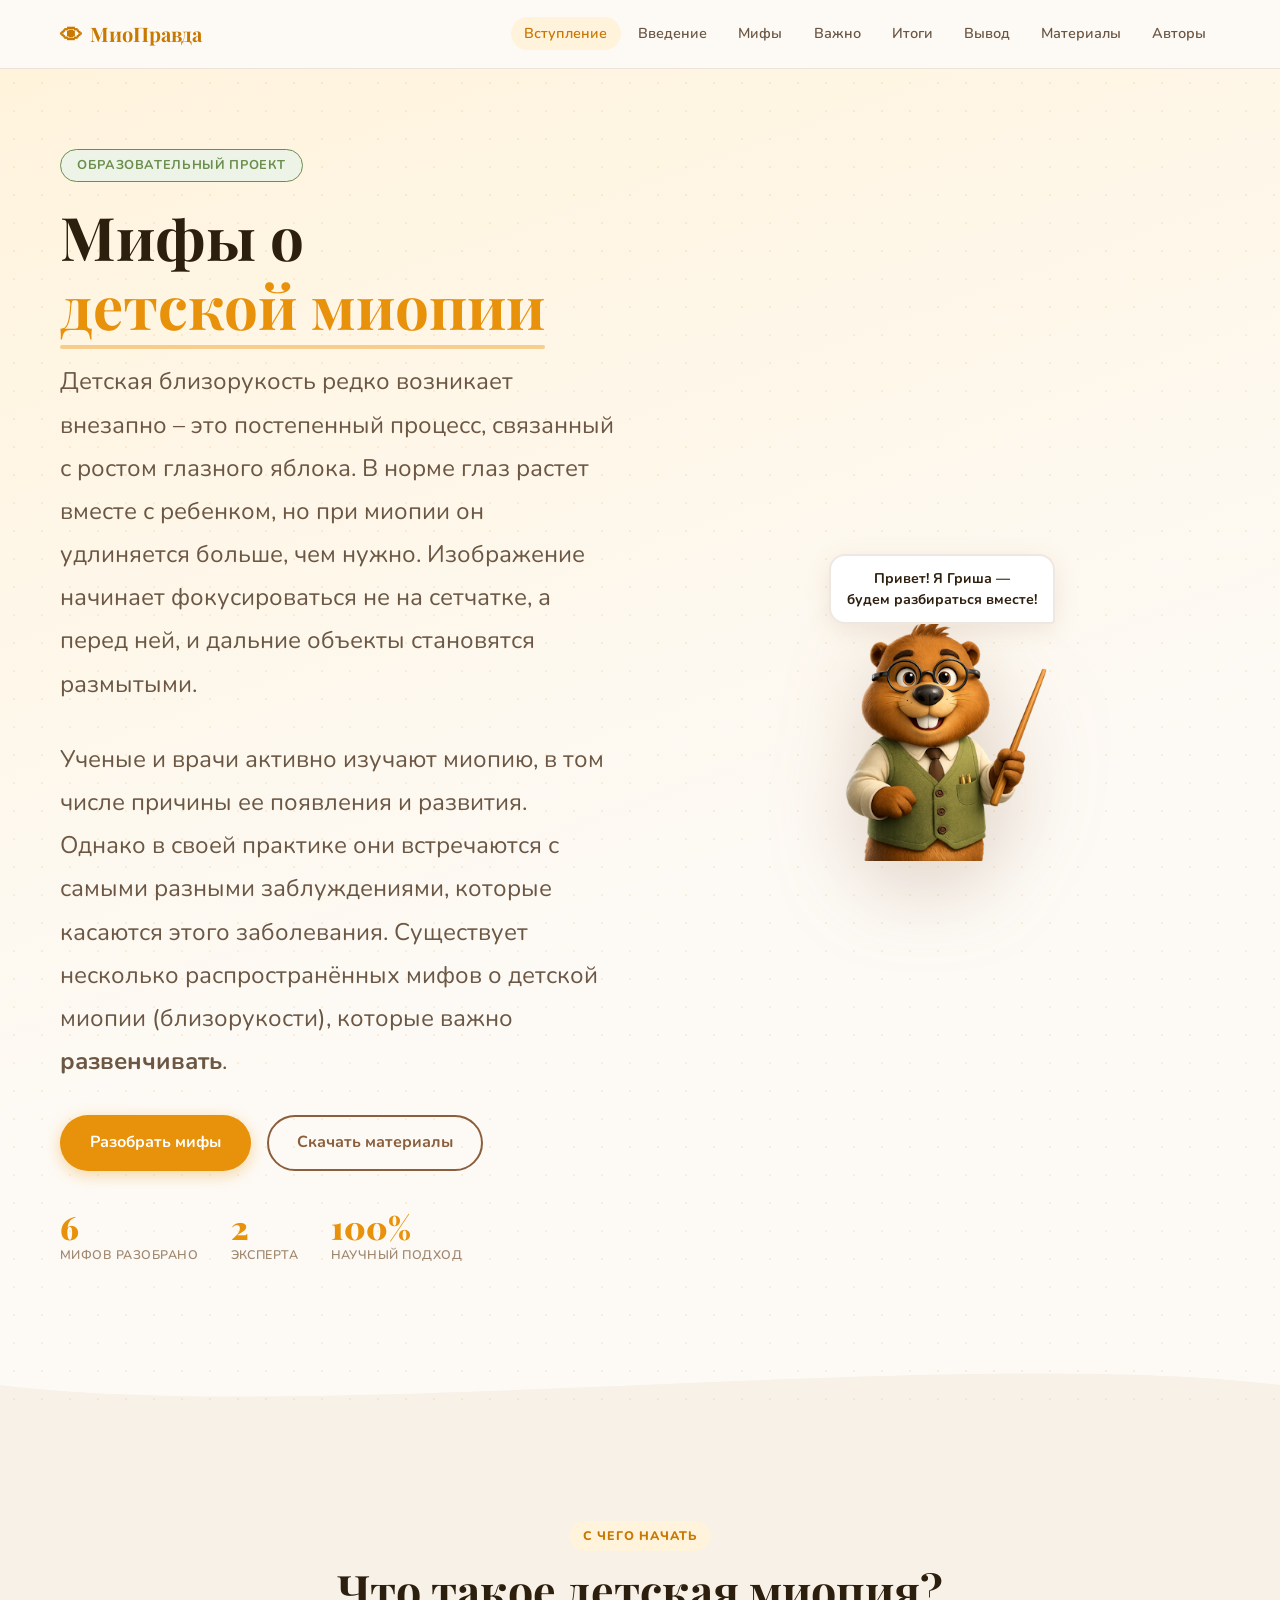
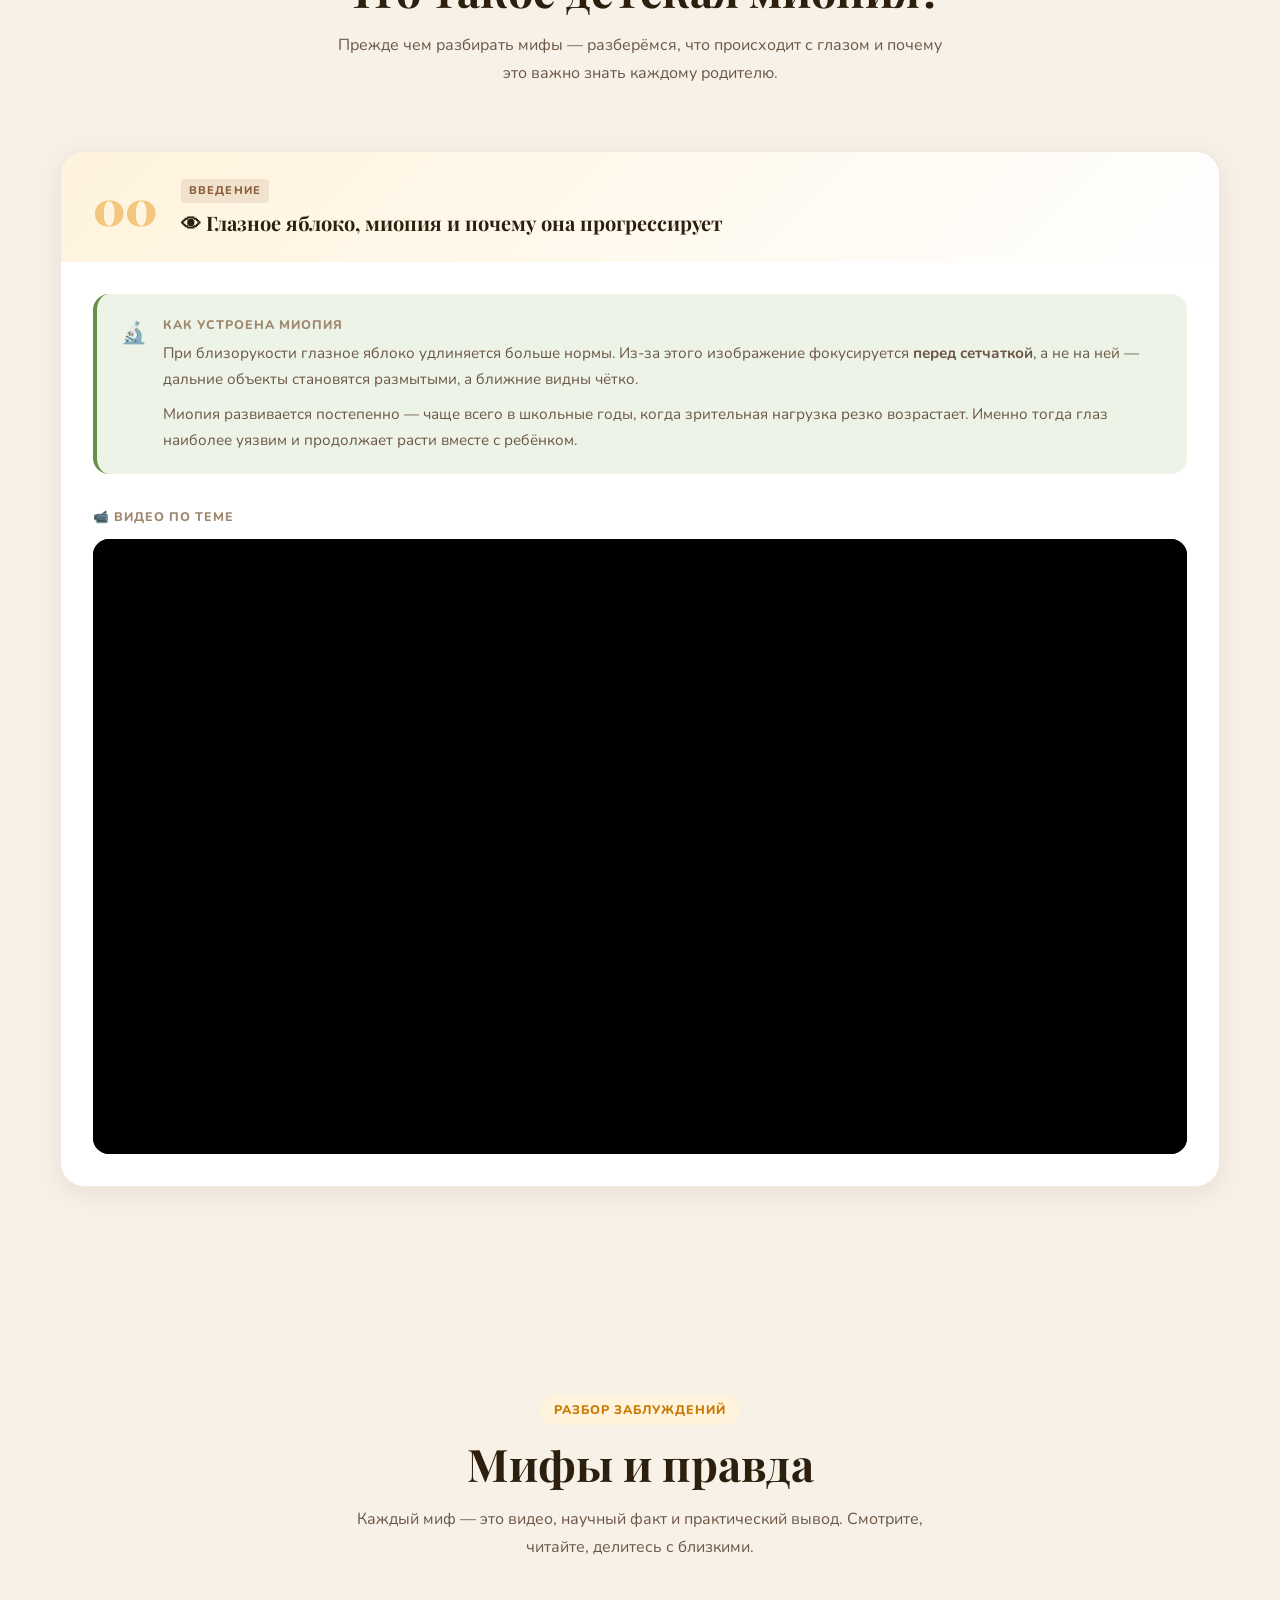
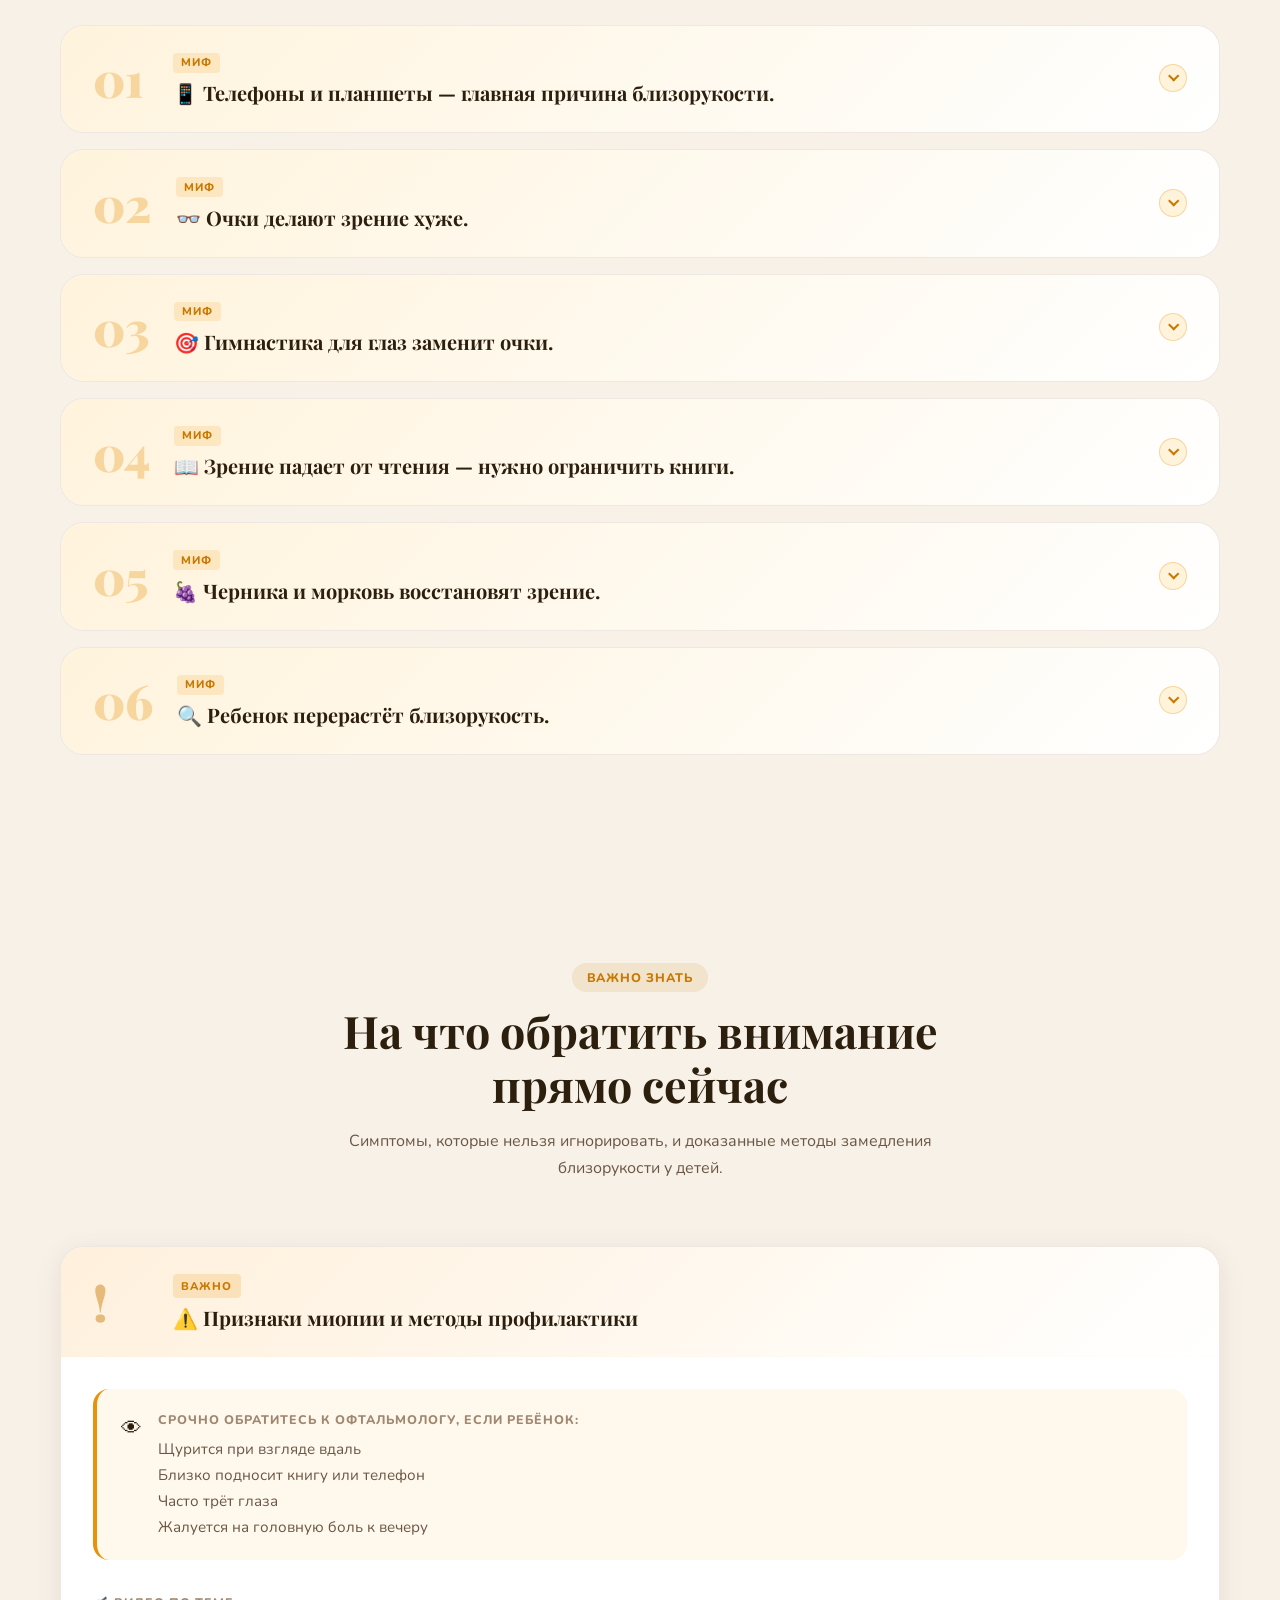
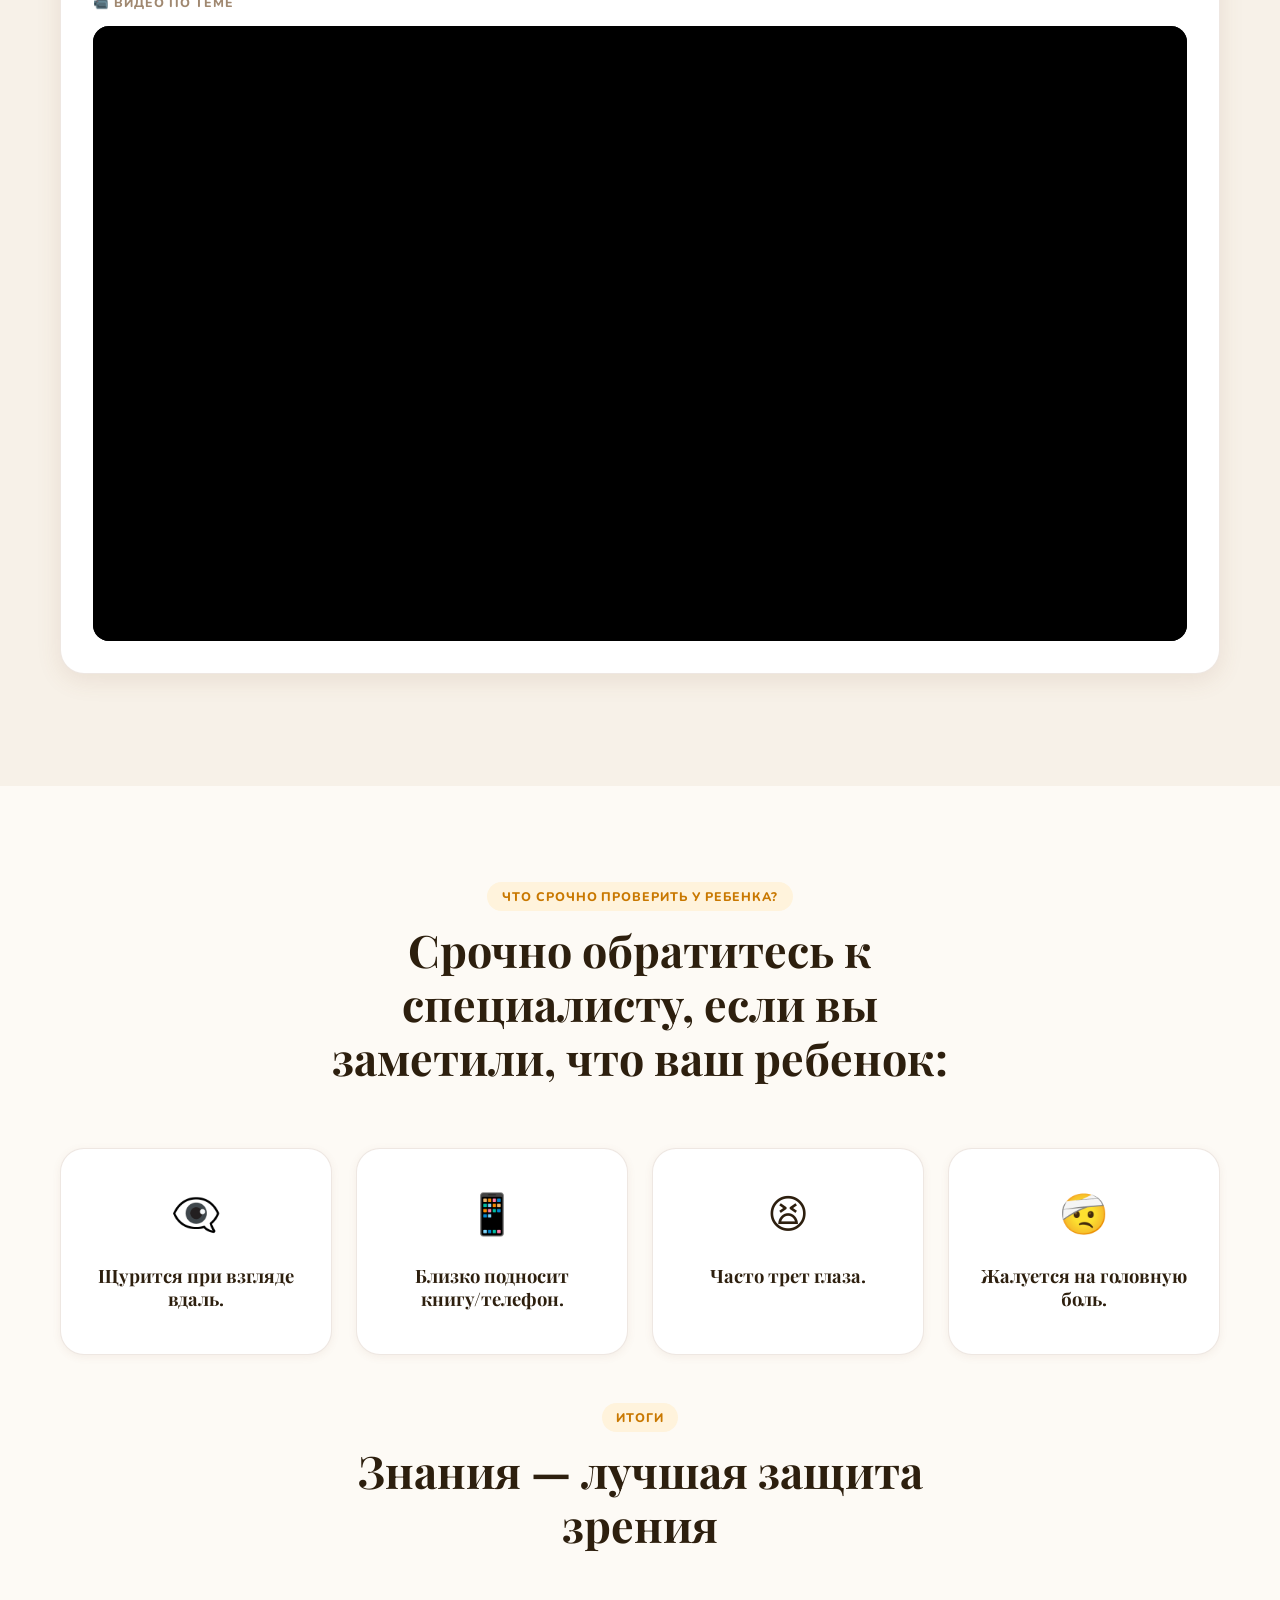
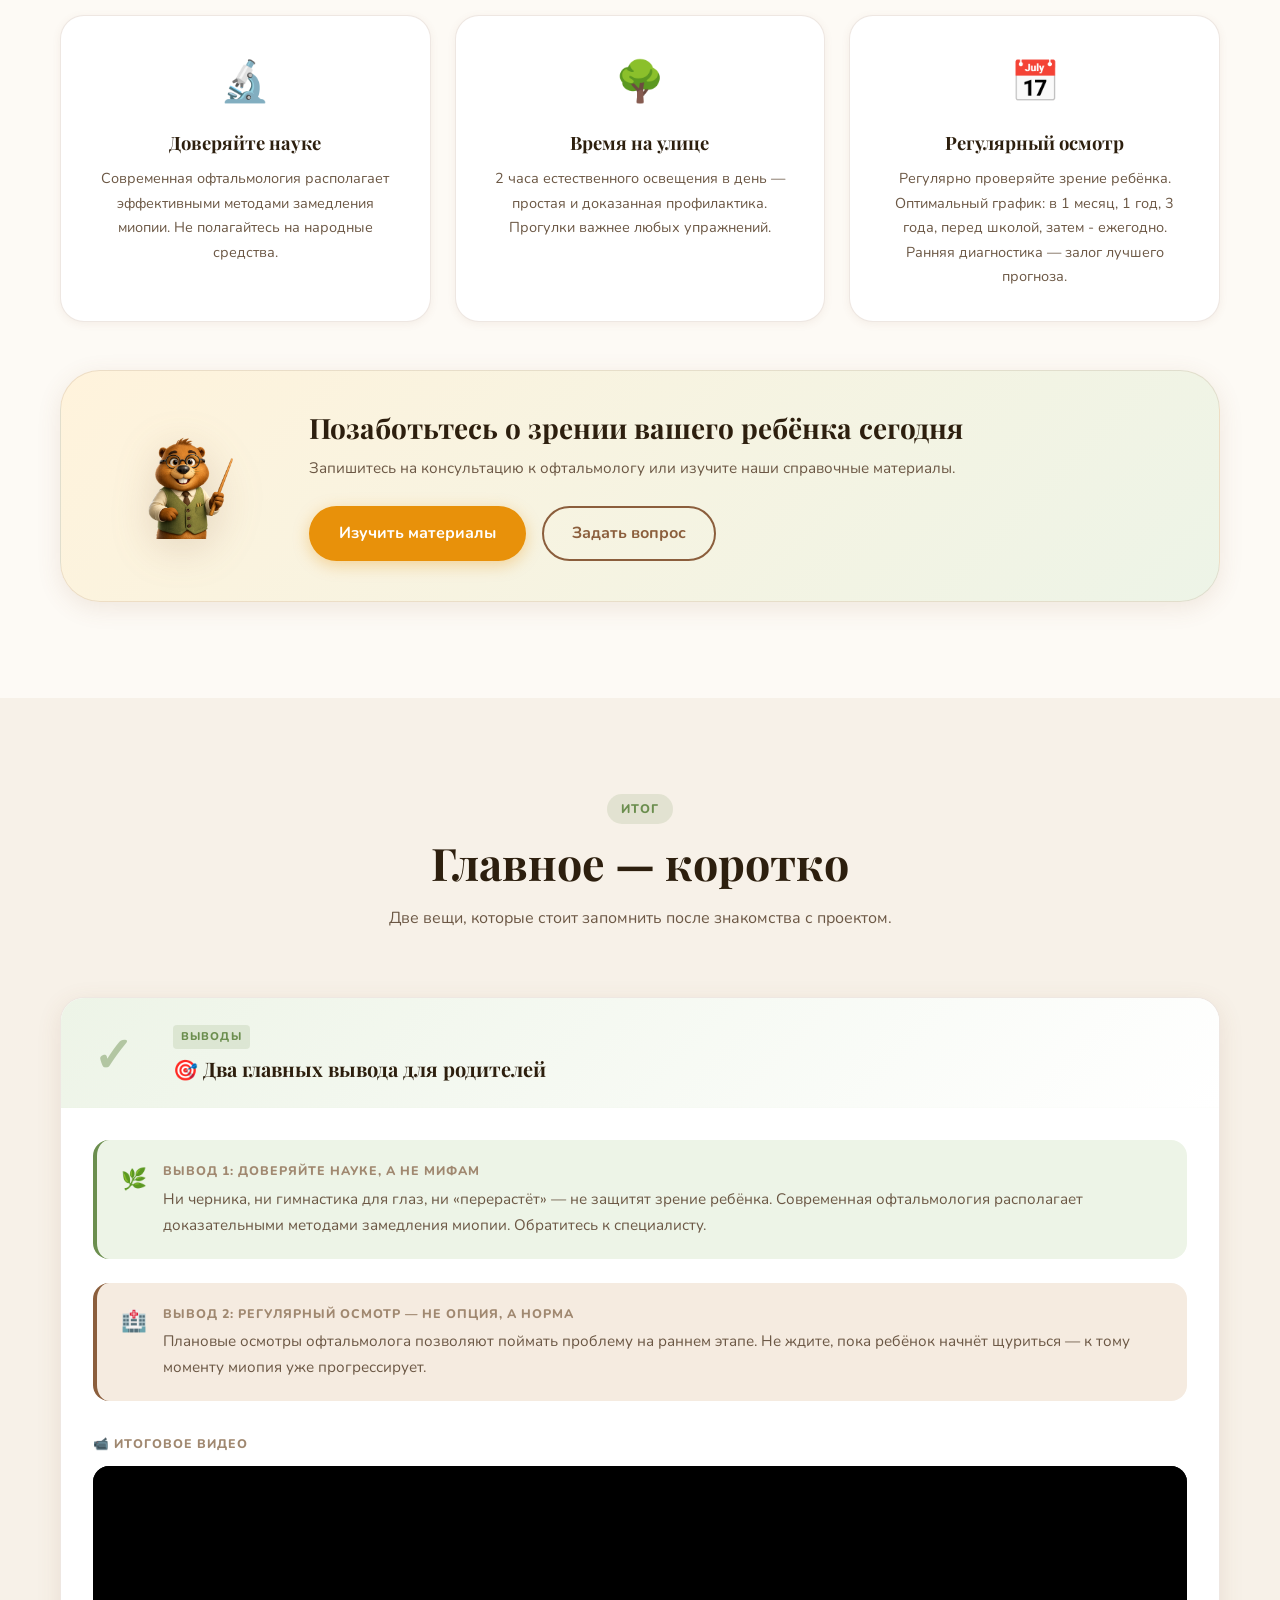
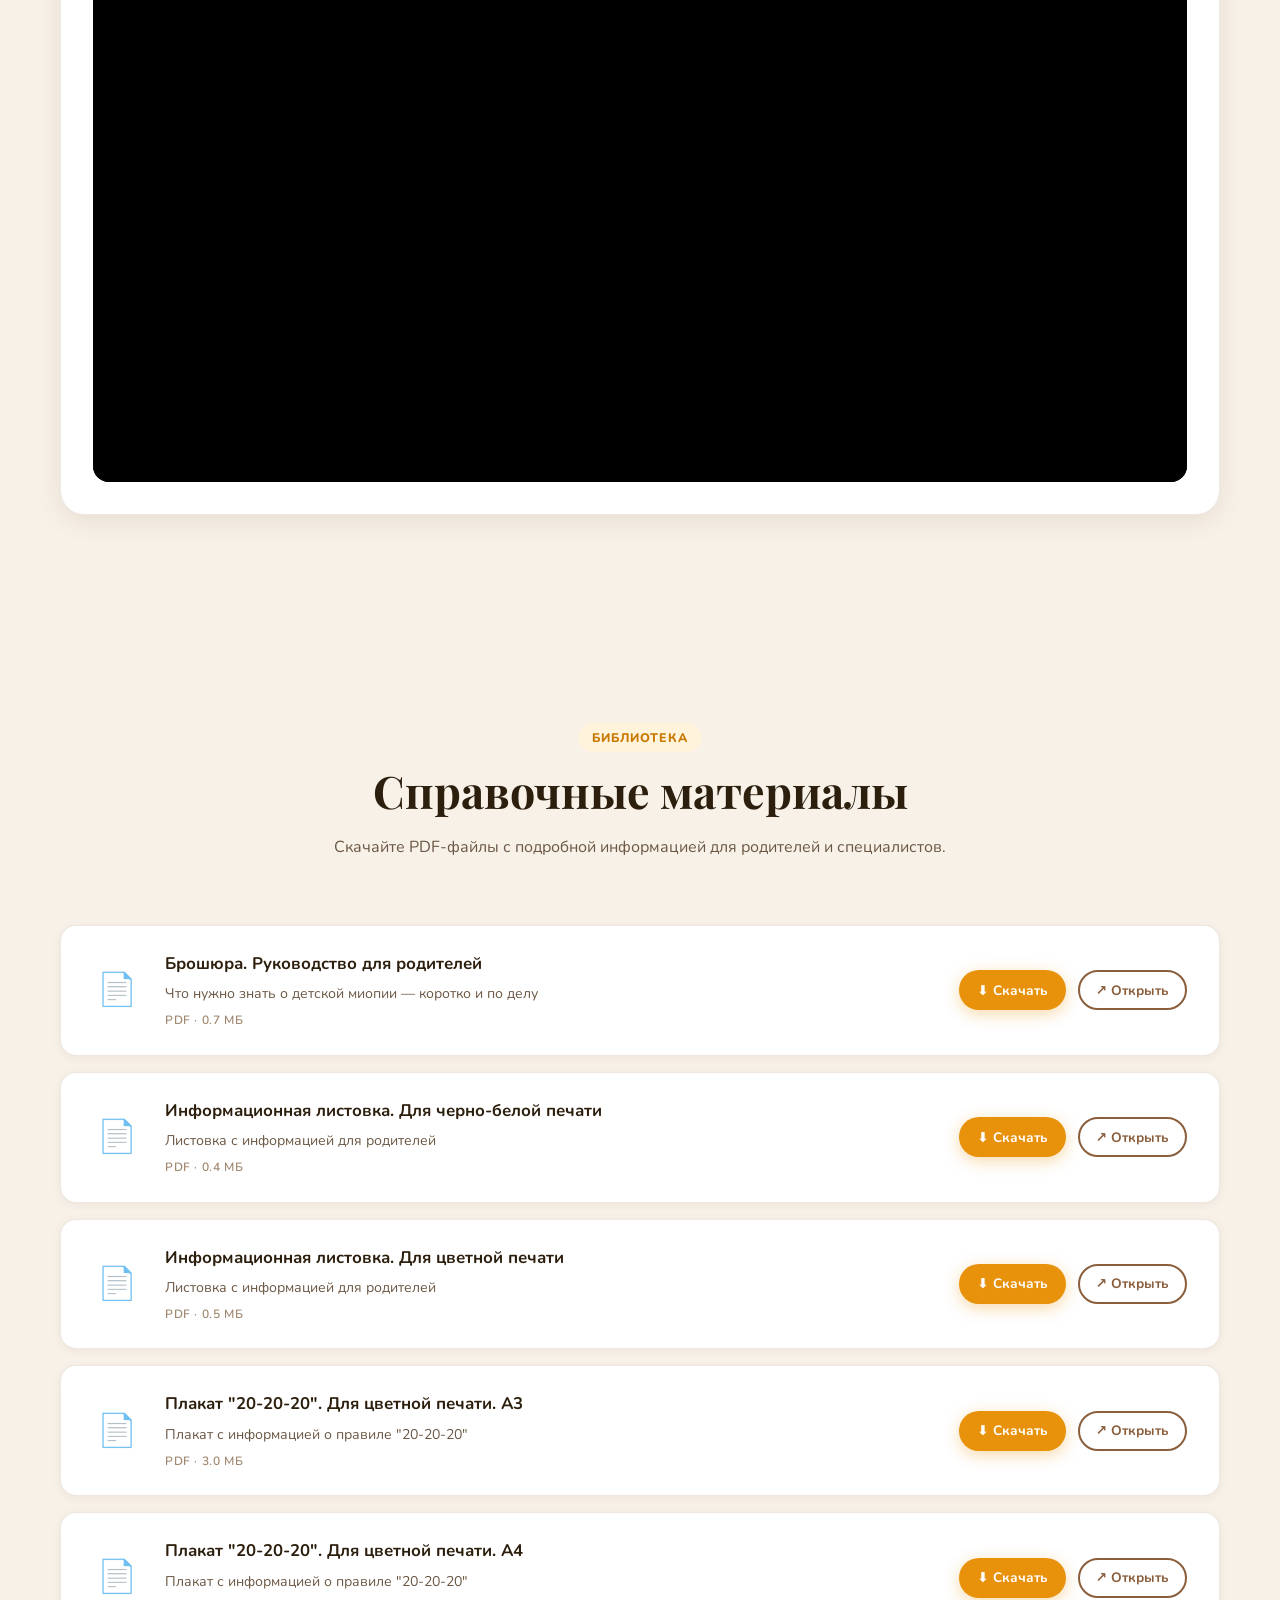
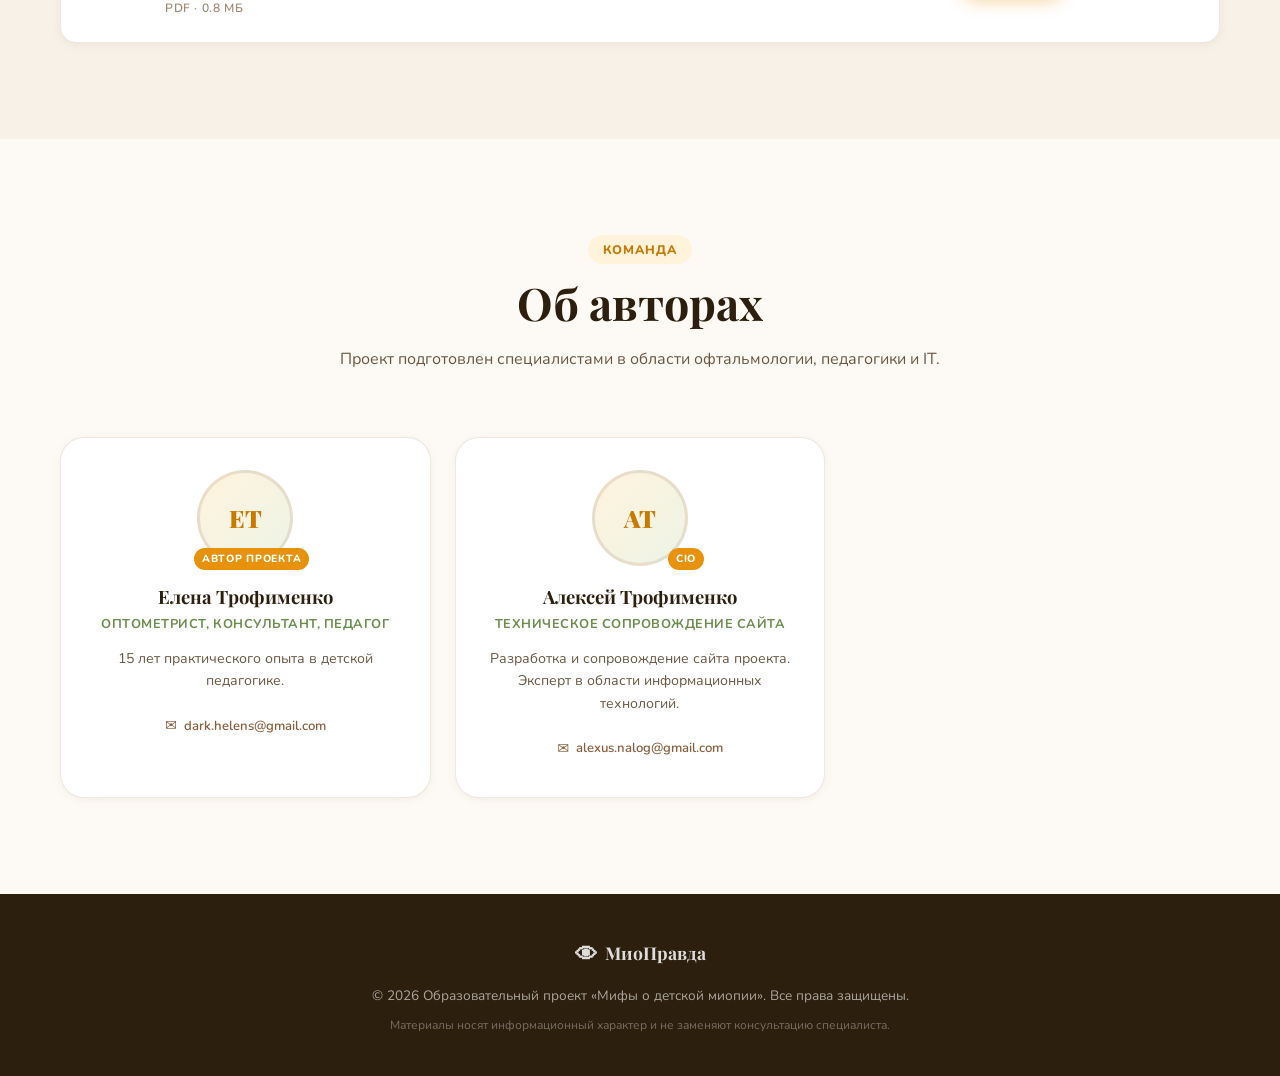
<file: index.html>
<!DOCTYPE html>
<html lang="ru">
<head>
  <meta charset="UTF-8" />
  <meta name="viewport" content="width=device-width, initial-scale=1.0" />
  <title>Мифы о детской миопии — разбираем вместе</title>
  <meta name="description" content="Образовательный проект о мифах детской близорукости. Научные факты, разбор заблуждений, рекомендации специалистов." />
  <link rel="preconnect" href="https://fonts.googleapis.com" />
  <link rel="preconnect" href="https://fonts.gstatic.com" crossorigin />
  <!-- TODO: при желании замените шрифт — подобраны специально под тёплый образовательный стиль -->
  <link href="https://fonts.googleapis.com/css2?family=Nunito:wght@400;600;700;800;900&family=Playfair+Display:wght@700;900&display=swap" rel="stylesheet" />
  <link rel="stylesheet" href="styles.css" />
	<link rel="icon" type="image/png" href="/favicon-96x96.png" sizes="96x96" />
<link rel="icon" type="image/svg+xml" href="/favicon.svg" />
<link rel="shortcut icon" href="/favicon.ico" />
<link rel="apple-touch-icon" sizes="180x180" href="/apple-touch-icon.png" />
<meta name="apple-mobile-web-app-title" content="МИОПРАВДА" />
<link rel="manifest" href="/site.webmanifest" />
	<!-- Yandex.Metrika counter -->
<script type="text/javascript">
    (function(m,e,t,r,i,k,a){
        m[i]=m[i]||function(){(m[i].a=m[i].a||[]).push(arguments)};
        m[i].l=1*new Date();
        for (var j = 0; j < document.scripts.length; j++) {if (document.scripts[j].src === r) { return; }}
        k=e.createElement(t),a=e.getElementsByTagName(t)[0],k.async=1,k.src=r,a.parentNode.insertBefore(k,a)
    })(window, document,'script','https://mc.yandex.ru/metrika/tag.js?id=109114199', 'ym');

    ym(109114199, 'init', {ssr:true, webvisor:true, clickmap:true, ecommerce:"dataLayer", referrer: document.referrer, url: location.href, accurateTrackBounce:true, trackLinks:true});
</script>
<noscript><div><img src="https://mc.yandex.ru/watch/109114199" style="position:absolute; left:-9999px;" alt="" /></div></noscript>
<!-- /Yandex.Metrika counter -->
</head>
<body>

  <!-- ========== НАВИГАЦИЯ ========== -->
  <header class="site-header" id="site-header">
    <nav class="nav container">
      <a href="#hero" class="nav-logo">
        <!-- TODO: замените текст логотипа -->
        <span class="logo-eye">👁</span>
        <span>МиоПравда</span>
      </a>
      <button class="burger" id="burger" aria-label="Открыть меню">
        <span></span><span></span><span></span>
      </button>
      <ul class="nav-links" id="nav-links">
        <li><a href="#hero" class="nav-link">Вступление</a></li>
		<li><a href="#intro" class="nav-link">Введение</a></li>
        <li><a href="#myths" class="nav-link">Мифы</a></li>
		<li><a href="#important" class="nav-link">Важно</a></li>
        <li><a href="#conclusion" class="nav-link">Итоги</a></li>
		<li><a href="#takeaway" class="nav-link">Вывод</a></li>
        <li><a href="#materials" class="nav-link">Материалы</a></li>
        <li><a href="#authors" class="nav-link">Авторы</a></li>
      </ul>
    </nav>
  </header>

  <main>

    <!-- ========== HERO ========== -->
    <section class="hero" id="hero">
      <div class="hero-bg-dots"></div>
      <div class="container hero-inner">
        <div class="hero-content reveal">
          <!-- TODO: замените заголовок -->
          <div class="hero-badge">Образовательный проект</div>
          <h1 class="hero-title">
            Мифы о<br />
            <span class="hero-title-accent">детской миопии</span>
          </h1>
          <!-- TODO: замените подзаголовок -->
          <p class="hero-sub">
		  Детская близорукость редко возникает внезапно – это постепенный процесс, связанный с ростом глазного яблока. В норме глаз растет вместе с ребенком, но при миопии он удлиняется больше, чем нужно. Изображение начинает фокусироваться не на сетчатке, а перед ней, и дальние объекты становятся размытыми.
		  </p>
		  <p class="hero-sub">
		  Ученые и врачи активно изучают миопию, в том числе причины ее появления и развития. Однако в своей практике  они встречаются с самыми разными заблуждениями, которые касаются этого заболевания. Существует несколько распространённых мифов о детской миопии (близорукости), которые важно <strong>развенчивать</strong>.
          </p>
          <div class="hero-actions">
            <a href="#myths" class="btn btn-primary">Разобрать мифы</a>
            <a href="#materials" class="btn btn-ghost">Скачать материалы</a>
          </div>
          <!-- TODO: замените статистику -->
          <div class="hero-stats">
            <div class="stat">
              <span class="stat-num">6</span>
              <span class="stat-label">мифов разобрано</span>
            </div>
            <div class="stat">
              <span class="stat-num">2</span>
              <span class="stat-label">эксперта</span>
            </div>
            <div class="stat">
              <span class="stat-num">100%</span>
              <span class="stat-label">научный подход</span>
            </div>
          </div>
        </div>

        <!-- TODO: замените src на путь к изображению маскота -->
        <!-- Маскот — правая часть hero -->
        <div class="hero-mascot reveal reveal-delay-1">
          <div class="mascot-bubble">
            Привет! Я Гриша — <br />будем разбираться вместе!
          </div>
          <img
            src="mascot.png"
            alt="Маскот проекта — учёный бобёр Гриша"
            class="mascot-img"
            id="mascot-hero"
          />
          <!-- TODO: если маскот на чёрном фоне — используйте mix-blend-mode или PNG с прозрачностью -->
        </div>
      </div>

      <!-- Декоративная волна -->
      <div class="hero-wave">
        <svg viewBox="0 0 1440 80" preserveAspectRatio="none" xmlns="http://www.w3.org/2000/svg">
          <path d="M0,40 C360,80 1080,0 1440,40 L1440,80 L0,80 Z" fill="var(--bg-section)" />
        </svg>
      </div>
    </section>
	
	<section class="myths-section" id="intro" style="background: var(--bg-section);">
  <div class="container">

    <div class="section-header reveal">
      <span class="section-tag">С чего начать</span>
      <h2 class="section-title">Что такое детская миопия?</h2>
      <p class="section-desc">
        Прежде чем разбирать мифы — разберёмся, что происходит с глазом
        и почему это важно знать каждому родителю.
      </p>
    </div>

    <!-- Карточка в стиле myth-card, но без аккордеона — всегда открыта -->
    <article class="myth-card reveal" style="box-shadow: var(--shadow-md);">

      <!-- Шапка (нет кнопки — просто div) -->
      <div class="myth-card-header" style="cursor: default; pointer-events: none; border-radius: calc(var(--radius-lg) - 1px) calc(var(--radius-lg) - 1px) 0 0;">
        <div class="myth-number" style="opacity: 0.45;">00</div>
        <div class="myth-label-wrap">
          <span class="myth-label" style="background: rgba(139,94,60,0.12); color: var(--color-accent);">ВВЕДЕНИЕ</span>
          <h3 class="myth-title">👁 Глазное яблоко, миопия и почему она прогрессирует</h3>
        </div>
      </div>

      <!-- Тело — всегда раскрыто (нет аккордеон-логики) -->
      <div class="myth-body-inner" style="
        padding: 2rem;
        display: flex;
        flex-direction: column;
        gap: 1.5rem;
        border-radius: 0 0 calc(var(--radius-lg) - 1px) calc(var(--radius-lg) - 1px);
      ">

        <!-- Факт-блок: механизм миопии -->
        <div class="myth-fact">
          <div class="fact-icon">🔬</div>
          <div>
            <strong class="fact-title">Как устроена миопия</strong>
            <p>
              При близорукости глазное яблоко удлиняется больше нормы.
              Из-за этого изображение фокусируется <strong>перед сетчаткой</strong>, а не на ней —
              дальние объекты становятся размытыми, а ближние видны чётко.
            </p>
            <p style="margin-top: 0.6rem;">
              Миопия развивается постепенно — чаще всего в школьные годы,
              когда зрительная нагрузка резко возрастает. Именно тогда глаз
              наиболее уязвим и продолжает расти вместе с ребёнком.
            </p>
          </div>
        </div>

        <!-- Блок: почему важно -->
        <!-- <div class="myth-conclusion">
          <div class="fact-icon">📌</div>
          <div>
            <strong class="fact-title">Почему нельзя ждать?</strong>
            <p>
              Без коррекции и профилактики миопия прогрессирует.
              Быстрое ухудшение (−0,5–1,0 дптр в год) повышает риск серьёзных
              осложнений: отслойки сетчатки, глаукомы, катаракты.
              <strong>Ранняя диагностика — лучший прогноз.</strong>
            </p>
            <p style="margin-top: 0.6rem;">
              Регулярный осмотр офтальмолога: в 1 месяц, 1 год, 3 года,
              перед школой — и затем ежегодно.
            </p>
          </div> 
        </div>-->

        <!-- Видео -->
        <div class="video-wrap">
          <div class="video-label">📹 Видео по теме</div>
          <div class="video-responsive">
            <iframe src="https://vk.com/video_ext.php?oid=8716947&id=456239031&hash=75efa38bfc1db49f" width="640" height="360" frameborder="0" allowfullscreen="1" style="background-color: #000" allow="autoplay; encrypted-media; fullscreen; picture-in-picture"></iframe>
          </div>
        </div>

      </div><!-- /.myth-body-inner -->
    </article>

  </div>
</section>
	

    <!-- ========== МИФЫ ========== -->
    <section class="myths-section" id="myths">
      <div class="container">
        <div class="section-header reveal">
          <span class="section-tag">Разбор заблуждений</span>
          <h2 class="section-title">Мифы и правда</h2>
          <p class="section-desc">
            <!-- TODO: замените описание раздела -->
            Каждый миф — это видео, научный факт и практический вывод.
            Смотрите, читайте, делитесь с близкими.
          </p>
        </div>

        <!-- ===== КОМПОНЕНТ МИФА (переиспользуемый) ===== -->
        <!-- Копируйте блок .myth-card для добавления нового мифа -->

        <!-- МИФ 1 -->
        <article class="myth-card reveal" data-myth="1">
          <button class="myth-card-header" aria-expanded="false" aria-controls="myth-body-1">
            <div class="myth-number">01</div>
            <div class="myth-label-wrap">
              <span class="myth-label myth-label--myth">МИФ</span>
              <!-- TODO: замените текст мифа -->
              <h3 class="myth-title">📱 Телефоны и планшеты — главная причина близорукости.</h3>
            </div>
          
            <div class="myth-chevron" aria-hidden="true"></div>
          </button>

          <div class="myth-body" id="myth-body-1">
            <div class="myth-body-inner">
            <div class="myth-fact">
              <div class="fact-icon">✅</div>
              <div>
                <strong class="fact-title">Правда</strong>
                <!-- TODO: замените научный факт -->
                <p>Гаджеты не вызывают близорукость напрямую, но длительная фокусировка на близком расстоянии усиливает прогрессирование миопии.</p>
				<p>Недостаток дневного света повышает риски развития миопии (<strong>дети должны проводить на улице 2+ часа в день</strong>).</p>
              </div>
            </div>

            <div class="myth-conclusion">
              <div class="fact-icon">📌</div>
              <div>
                <strong class="fact-title">Совет</strong>
                <!-- TODO: замените вывод -->
                <p>Используйте правило <strong>«20-20-20»</strong> — каждые 20 минут смотреть на объект в 20 шагах 20 секунд.</p>
				<p>Настройте ночной режим на мобильных устройствах.</p>
				<p>Расстояние до экрана должно составлять не менее 40 см.</p>
              </div>
            </div>

            <!-- TODO: вставьте embed-код Rutube для видео 1 -->
            <div class="video-wrap">
              <div class="video-label">📹 Видео по теме</div>
              <div class="video-responsive">
                <iframe src="https://vk.com/video_ext.php?oid=8716947&id=456239030&hash=ef41f33519217520" width="640" height="360" frameborder="0" allowfullscreen="1" style="background-color: #000" allow="autoplay; encrypted-media; fullscreen; picture-in-picture"></iframe>
               <!--  <div class="video-placeholder">
                  <div class="video-placeholder-inner">
                    <div class="play-btn">▶</div>
                    <p>Вставьте embed-код Rutube</p>
                    <code>&lt;iframe src="https://rutube.ru/play/embed/ВАШИ_ID"<br/>frameborder="0" allowfullscreen&gt;&lt;/iframe&gt;</code>
                  </div>
                </div> -->
              </div>
            </div>
          </div>
          </div>
		</article>
        <!-- МИФ 2 -->
        <article class="myth-card reveal" data-myth="2">
          <button class="myth-card-header" aria-expanded="false" aria-controls="myth-body-2">
            <div class="myth-number">02</div>
            <div class="myth-label-wrap">
              <span class="myth-label myth-label--myth">МИФ</span>
              <!-- TODO: замените текст мифа -->
              <h3 class="myth-title">👓 Очки делают зрение хуже.</h3>
            </div>
          
            <div class="myth-chevron" aria-hidden="true"></div>
          </button>

          <div class="myth-body" id="myth-body-2">
            <div class="myth-body-inner">
            <div class="myth-fact">
              <div class="fact-icon">✅</div>
              <div>
                <strong class="fact-title">Правда</strong>
                <!-- TODO: замените научный факт -->
                <p>Если очки подобраны правильно, они не ухудшают зрение.</p>
				<p>Отказ от очков при близорукости приводит к ещё большей нагрузке и прогрессированию.</p>
              </div>
            </div>
			
			<div class="myth-conclusion">
              <div class="fact-icon">❗</div>
              <div>
                <strong class="fact-title">Когда очки действительно могут навредить?</strong>
                <!-- TODO: замените вывод -->
                <p>Если они не соответствуют реальным диоптриям.</p>
				<p>Если ребенок носит их непостоянно (при высокой миопии).</p>
              </div>
            </div>

            <div class="myth-conclusion">
              <div class="fact-icon">📌</div>
              <div>
                <strong class="fact-title">Вывод</strong>
                <!-- TODO: замените вывод -->
                <p>Не давайте ребёнку «отдыхать» от очков в надежде на улучшение. Носить очки по назначению врача — значит заботиться о зрении.</p>
              </div>
            </div>

            <!-- TODO: вставьте embed-код Rutube для видео 2 -->
            <div class="video-wrap">
              <div class="video-label">📹 Видео по теме</div>
              <div class="video-responsive">
                <iframe src="https://vk.com/video_ext.php?oid=8716947&id=456239028&hash=2d977caaf0a1dad9" width="640" height="360" frameborder="0" allowfullscreen="1" style="background-color: #000" allow="autoplay; encrypted-media; fullscreen; picture-in-picture"></iframe>
              </div>
            </div>
          </div>
          </div>
		</article>
        <!-- МИФ 3 -->
        <article class="myth-card reveal" data-myth="3">
          <button class="myth-card-header" aria-expanded="false" aria-controls="myth-body-3">
            <div class="myth-number">03</div>
            <div class="myth-label-wrap">
              <span class="myth-label myth-label--myth">МИФ</span>
              <!-- TODO: замените текст мифа -->
              <h3 class="myth-title">🎯 Гимнастика для глаз заменит очки.</h3>
            </div>
          
            <div class="myth-chevron" aria-hidden="true"></div>
          </button>

          <div class="myth-body" id="myth-body-3">
            <div class="myth-body-inner">
            <div class="myth-fact">
              <div class="fact-icon">✅</div>
              <div>
                <strong class="fact-title">Правда</strong>
                <!-- TODO: замените научный факт -->
                <p>Гимнастика для глаз очень полезна, так как она снимает напряжение, которое возникает при работе за монитором на близком расстоянии.</p>
              </div>
            </div>

            <div class="myth-conclusion">
              <div class="fact-icon">📌</div>
              <div>
                <strong class="fact-title">Вывод</strong>
                <!-- TODO: замените вывод -->
                <p>Упражнения <strong>снимают усталость</strong>, но <strong>не изменяют</strong> форму глазного яблока (главная причина близорукости).</p>
              </div>
            </div>

            <!-- TODO: вставьте embed-код Rutube для видео 3 -->
            <div class="video-wrap">
              <div class="video-label">📹 Видео по теме</div>
              <div class="video-responsive">
                <iframe src="https://vk.com/video_ext.php?oid=8716947&id=456239025&hash=0e18e2df4f6ec3b2" width="640" height="360" frameborder="0" allowfullscreen="1" style="background-color: #000" allow="autoplay; encrypted-media; fullscreen; picture-in-picture"></iframe>
              </div>
            </div>
          </div>
          </div>
		</article>
        <!-- МИФ 4 -->
        <article class="myth-card reveal" data-myth="4">
          <button class="myth-card-header" aria-expanded="false" aria-controls="myth-body-4">
            <div class="myth-number">04</div>
            <div class="myth-label-wrap">
              <span class="myth-label myth-label--myth">МИФ</span>
              <!-- TODO: замените текст мифа -->
              <h3 class="myth-title">📖 Зрение падает от чтения — нужно ограничить книги.</h3>
            </div>
          
            <div class="myth-chevron" aria-hidden="true"></div>
          </button>

          <div class="myth-body" id="myth-body-4">
            <div class="myth-body-inner">
            <div class="myth-fact">
              <div class="fact-icon">✅</div>
              <div>
                <strong class="fact-title">Правда</strong>
                <!-- TODO: замените научный факт -->
                <p>Чтение само по себе не является доказанной причиной близорукости. Важна не сама зрительная нагрузка, а её условия: расстояние до книги (не менее 35 см), освещённость, длительность без перерывов.</p>
              </div>
            </div>

            <div class="myth-conclusion">
              <div class="fact-icon">📌</div>
              <div>
                <strong class="fact-title">Вывод</strong>
                <!-- TODO: замените вывод -->
                <p>Здесь действуют те же правила, что и с гаджетами: правило «20-20-20», читать книгу или учебник на правильном расстоянии, правильно организовать рабочее место ребёнка (если ребёнок – правша, то свет должен падать с левой стороны, и наоборот), обязательно прогулки на свежем воздухе не менее 2 часов в день.</p>
              </div>
            </div>

            <!-- TODO: вставьте embed-код Rutube для видео 4 -->
            <div class="video-wrap">
              <div class="video-label">📹 Видео по теме</div>
              <div class="video-responsive">
                <iframe src="https://vk.com/video_ext.php?oid=8716947&id=456239029&hash=c72ed0bf650b5858" width="640" height="360" frameborder="0" allowfullscreen="1" style="background-color: #000" allow="autoplay; encrypted-media; fullscreen; picture-in-picture"></iframe>
              </div>
            </div>
          </div>
          </div>
		</article>
        <!-- МИФ 5 -->
        <article class="myth-card reveal" data-myth="5">
          <button class="myth-card-header" aria-expanded="false" aria-controls="myth-body-5">
            <div class="myth-number">05</div>
            <div class="myth-label-wrap">
              <span class="myth-label myth-label--myth">МИФ</span>
              <!-- TODO: замените текст мифа -->
              <h3 class="myth-title">🍇 Черника и морковь восстановят зрение.</h3>
            </div>
          
            <div class="myth-chevron" aria-hidden="true"></div>
          </button>

          <div class="myth-body" id="myth-body-5">
            <div class="myth-body-inner">
            <div class="myth-fact">
              <div class="fact-icon">✅</div>
              <div>
                <strong class="fact-title">Правда</strong>
                <!-- TODO: замените научный факт -->
                <p>Витамины <strong>поддерживают</strong> здоровье глаз, но <strong>не лечат</strong> близорукость, астигматизм или косоглазие.</p>
				<p>Чтобы получить эффект, нужно съедать <strong>3+ стакана черники ежедневно</strong> (что нереально).</p>
              </div>
            </div>

            <div class="myth-conclusion">
              <div class="fact-icon">📌</div>
              <div>
                <strong class="fact-title">Что действительно важно в питании?</strong>
                <!-- TODO: замените вывод -->
                <p><strong>Омега-3</strong> (рыба, орехи) — для сетчатки.</p>
				<p><strong>Лютеин</strong> (шпинат, яйца) — способствует улучшению обменных процессов в глазу.</p>
				<p>Существенная нехватка этого пигмента может привести к нарушению функционирования светочувствительных клеток сетчатки, что может вызвать снижение чёткости зрения и ухудшение способности видеть в условиях недостаточного освещения.</p>
              </div>
            </div>

            <!-- TODO: вставьте embed-код Rutube для видео 5 -->
            <div class="video-wrap">
              <div class="video-label">📹 Видео по теме</div>
              <div class="video-responsive">
                <iframe src="https://vk.com/video_ext.php?oid=8716947&id=456239026&hash=64e67ca3826fb771" width="640" height="360" frameborder="0" allowfullscreen="1" style="background-color: #000" allow="autoplay; encrypted-media; fullscreen; picture-in-picture"></iframe>
              </div>
            </div>
          </div>
          </div>
		</article>
		
		        <!-- МИФ 6 -->
        <article class="myth-card reveal" data-myth="6">
          <button class="myth-card-header" aria-expanded="false" aria-controls="myth-body-6">
            <div class="myth-number">06</div>
            <div class="myth-label-wrap">
              <span class="myth-label myth-label--myth">МИФ</span>
              <!-- TODO: замените текст мифа -->
              <h3 class="myth-title">🔍 Ребенок перерастёт близорукость.</h3>
            </div>
          
            <div class="myth-chevron" aria-hidden="true"></div>
          </button>

          <div class="myth-body" id="myth-body-6">
            <div class="myth-body-inner">
            <div class="myth-fact">
              <div class="fact-icon">✅</div>
              <div>
                <strong class="fact-title">Правда</strong>
                <!-- TODO: замените научный факт -->
                <p>Близорукость (миопия) <strong>не исчезает</strong> с возрастом — она может только стабилизироваться.</p>
				<p>Если зрение ухудшается быстро (более <strong>-0.5–1.0 диоптрии в год</strong>), это может привести к осложнениям (например, отслойке сетчатки).</p>
              </div>
            </div>

            <div class="myth-conclusion">
              <div class="fact-icon">📌</div>
              <div>
                <strong class="fact-title">Что важно делать?</strong>
                <!-- TODO: замените вывод -->
                <p>Регулярные осмотры у офтальмолога (раз в 6–12 месяцев).</p>
				<p>Контроль нагрузки: не больше <strong>1–2 часов</strong> в день за гаджетами.</p>
				<p>Методы торможения миопии: ночные линзы (ортокератология), капли, очковые линзы для контроля миопии.</p>
              </div>
            </div>

            <!-- TODO: вставьте embed-код Rutube для видео 5 -->
            <div class="video-wrap">
              <div class="video-label">📹 Видео по теме</div>
              <div class="video-responsive">
                <iframe src="https://vk.com/video_ext.php?oid=8716947&id=456239027&hash=256d60cfd7c8a758" width="640" height="360" frameborder="0" allowfullscreen="1" style="background-color: #000" allow="autoplay; encrypted-media; fullscreen; picture-in-picture"></iframe>
              </div>
            </div>
          </div>
          </div>
		</article>
        <!-- TODO: добавьте новые мифы, скопировав блок .myth-card выше -->

      </div>
    </section>
	<section class="myths-section" id="important">
  <div class="container">

    <div class="section-header reveal">
      <span class="section-tag" style="background: rgba(201,120,0,0.12); color: var(--color-primary-dk);">Важно знать</span>
      <h2 class="section-title">На что обратить внимание прямо сейчас</h2>
      <p class="section-desc">
        Симптомы, которые нельзя игнорировать, и доказанные методы
        замедления близорукости у детей.
      </p>
    </div>

    <article class="myth-card reveal" style="box-shadow: var(--shadow-md);">

      <div class="myth-card-header" style="
        cursor: default;
        pointer-events: none;
        background: linear-gradient(135deg, #FFF0DC 0%, #fff 100%);
        border-radius: calc(var(--radius-lg) - 1px) calc(var(--radius-lg) - 1px) 0 0;
      ">
        <div class="myth-number" style="opacity: 0.45; color: var(--color-primary-dk);">!</div>
        <div class="myth-label-wrap">
          <span class="myth-label" style="background: rgba(232,145,10,0.18); color: var(--color-primary-dk);">ВАЖНО</span>
          <h3 class="myth-title">⚠️ Признаки миопии и методы профилактики</h3>
        </div>
      </div>

      <div class="myth-body-inner" style="
        padding: 2rem;
        display: flex;
        flex-direction: column;
        gap: 1.5rem;
        border-radius: 0 0 calc(var(--radius-lg) - 1px) calc(var(--radius-lg) - 1px);
      ">

        <!-- Признаки -->
        <div class="myth-fact" style="background: #FFF8ED; border-left-color: var(--color-primary);">
          <div class="fact-icon">👁</div>
          <div>
            <strong class="fact-title">Срочно обратитесь к офтальмологу, если ребёнок:</strong>
            <p style="margin-top: 0.4rem;">
              Щурится при взгляде вдаль<br>
              Близко подносит книгу или телефон<br>
              Часто трёт глаза<br>
              Жалуется на головную боль к вечеру
            </p>
          </div>
        </div>

        

        <!-- Видео -->
        <div class="video-wrap">
          <div class="video-label">📹 Видео по теме</div>
          <div class="video-responsive">
            <iframe src="https://vk.com/video_ext.php?oid=8716947&id=456239032&hash=d3eee51297daf4a4" width="640" height="360" frameborder="0" allowfullscreen="1" style="background-color: #000" allow="autoplay; encrypted-media; fullscreen; picture-in-picture"></iframe>
          </div>
        </div>

      </div><!-- /.myth-body-inner -->
    </article>

  </div>
</section>
    <!-- ========== ЗАКЛЮЧЕНИЕ ========== -->
    <section class="conclusion-section" id="conclusion">
      <div class="container">
	  
	  <div class="section-header reveal">
          <span class="section-tag">Что срочно проверить у ребенка?</span>
          <h2 class="section-title">Срочно обратитесь к специалисту, если вы заметили, что ваш ребенок:</h2>
        </div>

        <div class="conclusion-grid-4">
          <div class="conclusion-card reveal">
            <div class="conclusion-icon">👁️‍🗨️</div>
            <!-- TODO: замените текст -->
            <h3>Щурится при взгляде вдаль.</h3>
          </div>
          <div class="conclusion-card reveal reveal-delay-1">
            <div class="conclusion-icon">📱</div>
            <!-- TODO: замените текст -->
            <h3>Близко подносит книгу/телефон.</h3>
          </div>
          <div class="conclusion-card reveal reveal-delay-2">
            <div class="conclusion-icon">😫</div>
            <!-- TODO: замените текст -->
            <h3>Часто трет глаза.</h3>
          </div>
		  <div class="conclusion-card reveal reveal-delay-3">
            <div class="conclusion-icon">🤕</div>
            <!-- TODO: замените текст -->
            <h3>Жалуется на головную боль.</h3>
          </div>
        </div>
	  
	  
	  
        <div class="section-header reveal">
          <span class="section-tag">Итоги</span>
          <h2 class="section-title">Знания — лучшая защита зрения</h2>
        </div>

        <div class="conclusion-grid">
          <div class="conclusion-card reveal">
            <div class="conclusion-icon">🔬</div>
            <!-- TODO: замените текст -->
            <h3>Доверяйте науке</h3>
            <p>Современная офтальмология располагает эффективными методами замедления миопии. Не полагайтесь на народные средства.</p>
          </div>
          <div class="conclusion-card reveal reveal-delay-1">
            <div class="conclusion-icon">🌳</div>
            <!-- TODO: замените текст -->
            <h3>Время на улице</h3>
            <p>2 часа естественного освещения в день — простая и доказанная профилактика. Прогулки важнее любых упражнений.</p>
          </div>
          <div class="conclusion-card reveal reveal-delay-2">
            <div class="conclusion-icon">📅</div>
            <!-- TODO: замените текст -->
            <h3>Регулярный осмотр</h3>
            <p>Регулярно проверяйте зрение ребёнка. Оптимальный график: в 1 месяц, 1 год, 3 года, перед школой, затем - ежегодно. Ранняя диагностика — залог лучшего прогноза.</p>
          </div>
        </div>

        <!-- Акцентный блок с маскотом -->
        <div class="cta-block reveal">
          <div class="cta-mascot-mini">
            <!-- TODO: замените src на маскота -->
            <img src="mascot.png" alt="Маскот Гриша" />
          </div>
          <div class="cta-text">
            <!-- TODO: замените текст -->
            <h3>Позаботьтесь о зрении вашего ребёнка сегодня</h3>
            <p>Запишитесь на консультацию к офтальмологу или изучите наши справочные материалы.</p>
            <div class="cta-buttons">
              <a href="#materials" class="btn btn-primary">Изучить материалы</a>
              <a href="#authors" class="btn btn-ghost">Задать вопрос</a>
            </div>
          </div>
        </div>
      </div>
    </section>

<section class="myths-section" id="takeaway" style="background: var(--bg-section);">
  <div class="container">

    <div class="section-header reveal">
      <span class="section-tag" style="background: rgba(107,142,78,0.15); color: var(--color-secondary);">Итог</span>
      <h2 class="section-title">Главное — коротко</h2>
      <p class="section-desc">
        Две вещи, которые стоит запомнить после знакомства с проектом.
      </p>
    </div>

    <article class="myth-card reveal" style="box-shadow: var(--shadow-md);">

      <div class="myth-card-header" style="
        cursor: default;
        pointer-events: none;
        background: linear-gradient(135deg, var(--color-secondary-lt) 0%, #fff 100%);
        border-radius: calc(var(--radius-lg) - 1px) calc(var(--radius-lg) - 1px) 0 0;
      ">
        <div class="myth-number" style="opacity: 0.45; color: var(--color-secondary);">✓</div>
        <div class="myth-label-wrap">
          <span class="myth-label" style="background: rgba(107,142,78,0.15); color: var(--color-secondary);">ВЫВОДЫ</span>
          <h3 class="myth-title">🎯 Два главных вывода для родителей</h3>
        </div>
      </div>

      <div class="myth-body-inner" style="
        padding: 2rem;
        display: flex;
        flex-direction: column;
        gap: 1.5rem;
        border-radius: 0 0 calc(var(--radius-lg) - 1px) calc(var(--radius-lg) - 1px);
      ">

        <!-- Вывод 1 -->
        <div class="myth-fact" style="background: var(--color-secondary-lt); border-left-color: var(--color-secondary);">
          <div class="fact-icon">🌿</div>
          <div>
            <strong class="fact-title">Вывод 1: доверяйте науке, а не мифам</strong>
            <p>
              Ни черника, ни гимнастика для глаз, ни «перерастёт» — не защитят
              зрение ребёнка. Современная офтальмология располагает
              доказательными методами замедления миопии. Обратитесь к специалисту.
            </p>
          </div>
        </div>

        <!-- Вывод 2 -->
        <div class="myth-conclusion">
          <div class="fact-icon">🏥</div>
          <div>
            <strong class="fact-title">Вывод 2: регулярный осмотр — не опция, а норма</strong>
            <p>
              Плановые осмотры офтальмолога позволяют поймать проблему
              на раннем этапе. Не ждите, пока ребёнок начнёт щуриться —
              к тому моменту миопия уже прогрессирует.
            </p>
          </div>
        </div>

        <!-- Видео-итог -->
        <div class="video-wrap">
          <div class="video-label">📹 Итоговое видео</div>
          <div class="video-responsive">
            <iframe src="https://vk.com/video_ext.php?oid=8716947&id=456239024&hash=713e4d60fd8923bd" width="640" height="360" frameborder="0" allowfullscreen="1" style="background-color: #000" allow="autoplay; encrypted-media; fullscreen; picture-in-picture"></iframe>
          </div>
        </div>

      </div><!-- /.myth-body-inner -->
    </article>

  </div>
</section>

    <!-- ========== СПРАВОЧНЫЕ МАТЕРИАЛЫ ========== -->
    <section class="materials-section" id="materials">
      <div class="container">
        <div class="section-header reveal">
          <span class="section-tag">Библиотека</span>
          <h2 class="section-title">Справочные материалы</h2>
          <p class="section-desc">
            <!-- TODO: замените описание -->
            Скачайте PDF-файлы с подробной информацией для родителей и специалистов.
          </p>
        </div>

        <div class="materials-grid">

          <!-- TODO: замените название, описание и ссылку -->
          <div class="material-card reveal">
            <div class="material-icon">📄</div>
            <div class="material-info">
              <h4 class="material-name">Брошюра. Руководство для родителей</h4>
              <p class="material-desc">Что нужно знать о детской миопии — коротко и по делу</p>
              <div class="material-meta">PDF · 0.7 МБ</div>
            </div>
            <div class="material-actions">
              <!-- TODO: замените href на реальный путь к файлу -->
              <a href="/files/MioPravda_Brochure_A5_v3_color.zip" class="btn btn-sm btn-primary" download>⬇ Скачать</a>
              <a href="/files/MioPravda_Brochure_A5_v3_color.pdf" class="btn btn-sm btn-ghost" target="_blank">↗ Открыть</a>
            </div>
          </div>

          <!-- TODO: замените название, описание и ссылку -->
          <div class="material-card reveal reveal-delay-1">
            <div class="material-icon">📄</div>
            <div class="material-info">
              <h4 class="material-name">Информационная листовка. Для черно-белой печати</h4>
              <p class="material-desc">Листовка с информацией для родителей</p>
              <div class="material-meta">PDF · 0.4 МБ</div>
            </div>
            <div class="material-actions">
              <!-- TODO: замените href на реальный путь к файлу -->
              <a href="/files/MioPravda_Leaflet_A5_v3_bw.zip" class="btn btn-sm btn-primary" download>⬇ Скачать</a>
              <a href="/files/MioPravda_Leaflet_A5_v3_bw.pdf" class="btn btn-sm btn-ghost" target="_blank">↗ Открыть</a>
            </div>
          </div>

          <!-- TODO: замените название, описание и ссылку -->
          <div class="material-card reveal reveal-delay-2">
            <div class="material-icon">📄</div>
            <div class="material-info">
              <h4 class="material-name">Информационная листовка. Для цветной печати</h4>
              <p class="material-desc">Листовка с информацией для родителей</p>
              <div class="material-meta">PDF · 0.5 МБ</div>
            </div>
            <div class="material-actions">
              <!-- TODO: замените href на реальный путь к файлу -->
              <a href="/files/MioPravda_Leaflet_A5_v3_color.zip" class="btn btn-sm btn-primary" download>⬇ Скачать</a>
              <a href="/files/MioPravda_Leaflet_A5_v3_color.pdf" class="btn btn-sm btn-ghost" target="_blank">↗ Открыть</a>
            </div>
          </div>

			<!-- TODO: замените название, описание и ссылку -->
          <div class="material-card reveal reveal-delay-2">
            <div class="material-icon">📄</div>
            <div class="material-info">
              <h4 class="material-name">Плакат "20-20-20". Для цветной печати. А3</h4>
              <p class="material-desc">Плакат с информацией о правиле "20-20-20"</p>
              <div class="material-meta">PDF · 3.0 МБ</div>
            </div>
            <div class="material-actions">
              <!-- TODO: замените href на реальный путь к файлу -->
              <a href="/files/MioPravda_Poster_A3_v3_color.zip" class="btn btn-sm btn-primary" download>⬇ Скачать</a>
              <a href="/files/MioPravda_Poster_A3_v3_color.pdf" class="btn btn-sm btn-ghost" target="_blank">↗ Открыть</a>
            </div>
          </div>

			<!-- TODO: замените название, описание и ссылку -->
          <div class="material-card reveal reveal-delay-2">
            <div class="material-icon">📄</div>
            <div class="material-info">
              <h4 class="material-name">Плакат "20-20-20". Для цветной печати. А4</h4>
              <p class="material-desc">Плакат с информацией о правиле "20-20-20"</p>
              <div class="material-meta">PDF · 0.8 МБ</div>
            </div>
            <div class="material-actions">
              <!-- TODO: замените href на реальный путь к файлу -->
              <a href="/files/MioPravda_Poster_A4_v3_color.zip" class="btn btn-sm btn-primary" download>⬇ Скачать</a>
              <a href="/files/MioPravda_Poster_A4_v3_color.pdf" class="btn btn-sm btn-ghost" target="_blank">↗ Открыть</a>
            </div>
          </div>


          <!-- TODO: добавьте новые файлы, скопировав .material-card -->

        </div>
      </div>
    </section>

    <!-- ========== АВТОРЫ ========== -->
    <section class="authors-section" id="authors">
      <div class="container">
        <div class="section-header reveal">
          <span class="section-tag">Команда</span>
          <h2 class="section-title">Об авторах</h2>
          <p class="section-desc">
            <!-- TODO: замените описание -->
            Проект подготовлен специалистами в области офтальмологии, педагогики и IT.
          </p>
        </div>

        <div class="authors-grid">

          <!-- TODO: замените данные автора 1 -->
          <div class="author-card reveal">
            <div class="author-photo-wrap">
              <!-- TODO: замените src на фото автора -->
              <div class="author-photo-placeholder">
                <span>ЕТ</span>
              </div>
              <div class="author-badge">Автор проекта</div>
            </div>
            <div class="author-info">
              <!-- TODO: замените имя -->
              <h3 class="author-name">Елена Трофименко</h3>
              <!-- TODO: замените должность -->
              <p class="author-role">Оптометрист, консультант, педагог</p>
              <!-- TODO: замените описание -->
              <p class="author-bio">
                15 лет практического опыта в детской педагогике.
              </p>
              <div class="author-contacts">
                <!-- TODO: замените email -->
                <a href="mailto:dark.helens@gmail.com" class="author-contact-link">
                  <span class="contact-icon">✉</span> dark.helens@gmail.com
                </a>
                <!-- TODO: добавьте соцсети при необходимости -->
              </div>
            </div>
          </div>

          <!-- TODO: замените данные автора 2 -->
          <div class="author-card reveal reveal-delay-1">
            <div class="author-photo-wrap">
              <!-- TODO: замените src на фото автора -->
              <div class="author-photo-placeholder">
                <span>АТ</span>
              </div>
              <div class="author-badge">CIO</div>
            </div>
            <div class="author-info">
              <!-- TODO: замените имя -->
              <h3 class="author-name">Алексей Трофименко</h3>
              <!-- TODO: замените должность -->
              <p class="author-role">Техническое сопровождение сайта</p>
              <!-- TODO: замените описание -->
              <p class="author-bio">
                Разработка и сопровождение сайта проекта.
                Эксперт в области информационных технологий.
              </p>
              <div class="author-contacts">
                <!-- TODO: замените email -->
                <a href="mailto:alexus.nalog@gmail.com" class="author-contact-link">
                  <span class="contact-icon">✉</span> alexus.nalog@gmail.com
                </a>
              </div>
            </div>
          </div>

          <!-- TODO: замените данные автора 3 -->
          

          <!-- TODO: добавьте авторов, скопировав .author-card -->

        </div>
      </div>
    </section>

  </main>

  <!-- ========== ПОДВАЛ ========== -->
  <footer class="site-footer">
    <div class="container footer-inner">
      <div class="footer-logo">
        <span class="logo-eye">👁</span>
        <!-- TODO: замените название проекта -->
        <span>МиоПравда</span>
      </div>
      <!-- TODO: замените текст подвала -->
      <p class="footer-copy">© 2026 Образовательный проект «Мифы о детской миопии». Все права защищены.</p>
      <p class="footer-disclaimer">Материалы носят информационный характер и не заменяют консультацию специалиста.</p>
    </div>
  </footer>

  <script src="script.js"></script>
</body>
</html>
</file>
<file: styles.css>
/* ============================================================
   styles.css — Мифы о детской миопии
   Тёплая образовательная палитра, вдохновлённая маскотом и скриншотом
   ============================================================ */

/* ---- CSS CUSTOM PROPERTIES ---- */
:root {
  /* TODO: заменить на палитру из изображений */
  /* Основная палитра — тёплые янтарно-коричневые тона из скриншота и маскота */
  --color-primary:     #E8910A;   /* янтарный-оранжевый (цвет надписи "Миф 2") */
  --color-primary-dk:  #C97800;   /* тёмный вариант акцента */
  --color-primary-lt:  #FFF3DC;   /* светлый фон акцентных блоков */

  --color-secondary:   #6B8E4E;   /* зелёный жилет маскота */
  --color-secondary-lt:#EDF4E7;   /* бледно-зелёный фон */

  --color-accent:      #8B5E3C;   /* коричневый (мех маскота, галстук) */
  --color-accent-lt:   #F5EBE0;   /* тёплый бежевый */

  /* Фоны */
  --bg-main:    #FDFAF5;          /* тёплый белый (основной фон страницы) */
  --bg-section: #F7F1E8;          /* бежевый (секции-зебра) */
  --bg-card:    #FFFFFF;          /* белый для карточек */

  /* Текст */
  --text-primary:   #2D1F0E;      /* очень тёмный коричневый */
  --text-secondary: #6B5744;      /* средний коричневый */
  --text-muted:     #A08870;      /* приглушённый */

  /* Утилиты */
  --border:       rgba(139, 94, 60, 0.15);
  --shadow-sm:    0 2px 8px rgba(139, 94, 60, 0.08);
  --shadow-md:    0 6px 24px rgba(139, 94, 60, 0.12);
  --shadow-lg:    0 16px 48px rgba(139, 94, 60, 0.16);

  /* Типографика */
  --font-display: 'Playfair Display', Georgia, serif;
  --font-body:    'Nunito', system-ui, sans-serif;

  /* Сетка */
  --container:    1200px;
  --gap:          1.5rem;

  /* Скругления */
  --radius-sm:  8px;
  --radius-md:  16px;
  --radius-lg:  24px;
  --radius-xl:  40px;

  /* Переходы */
  --transition: 0.25s ease;
}

/* ============================================================
   RESET & BASE
   ============================================================ */
*, *::before, *::after { box-sizing: border-box; margin: 0; padding: 0; }

html {
  scroll-behavior: smooth;
  font-size: 16px;
}

body {
  font-family: var(--font-body);
  background: var(--bg-main);
  color: var(--text-primary);
  line-height: 1.7;
  overflow-x: hidden;
}

img { max-width: 100%; display: block; }
a { color: inherit; text-decoration: none; }
ul { list-style: none; }

/* ============================================================
   CONTAINER
   ============================================================ */
.container {
  width: 100%;
  max-width: var(--container);
  margin-inline: auto;
  padding-inline: 1.25rem;
}

/* ============================================================
   TYPOGRAPHY
   ============================================================ */
h1, h2, h3 { font-family: var(--font-display); line-height: 1.2; }

/* ============================================================
   BUTTONS
   ============================================================ */
.btn {
  display: inline-flex;
  align-items: center;
  gap: 0.5rem;
  padding: 0.75rem 1.75rem;
  border-radius: 100px;
  font-family: var(--font-body);
  font-size: 1rem;
  font-weight: 700;
  cursor: pointer;
  border: 2px solid transparent;
  transition: transform var(--transition), box-shadow var(--transition), background var(--transition), color var(--transition), border-color var(--transition);
  white-space: nowrap;
  text-decoration: none;
}
.btn:hover  { transform: translateY(-2px); }
.btn:active { transform: translateY(0); }

.btn-primary {
  background: var(--color-primary);
  color: #fff;
  box-shadow: 0 4px 16px rgba(232, 145, 10, 0.35);
}
.btn-primary:hover {
  background: var(--color-primary-dk);
  box-shadow: 0 6px 24px rgba(232, 145, 10, 0.45);
}

.btn-ghost {
  background: transparent;
  color: var(--color-accent);
  border-color: var(--color-accent);
}
.btn-ghost:hover {
  background: var(--color-accent-lt);
}

.btn-sm {
  padding: 0.4rem 1rem;
  font-size: 0.85rem;
}

/* ============================================================
   HEADER / NAV
   ============================================================ */
.site-header {
  position: sticky;
  top: 0;
  z-index: 100;
  background: rgba(253, 250, 245, 0.92);
  backdrop-filter: blur(12px);
  -webkit-backdrop-filter: blur(12px);
  border-bottom: 1px solid var(--border);
  transition: box-shadow var(--transition);
}
.site-header.scrolled { box-shadow: var(--shadow-md); }

.nav {
  display: flex;
  align-items: center;
  justify-content: space-between;
  height: 68px;
  gap: 1rem;
}

.nav-logo {
  display: flex;
  align-items: center;
  gap: 0.5rem;
  font-family: var(--font-display);
  font-size: 1.25rem;
  font-weight: 700;
  color: var(--color-primary-dk);
  transition: opacity var(--transition);
}
.nav-logo:hover { opacity: 0.8; }
.logo-eye { font-size: 1.4rem; }

.nav-links {
  display: flex;
  align-items: center;
  gap: 0.25rem;
}

.nav-link {
  padding: 0.4rem 0.85rem;
  border-radius: 100px;
  font-size: 0.9rem;
  font-weight: 600;
  color: var(--text-secondary);
  transition: background var(--transition), color var(--transition);
}
.nav-link:hover,
.nav-link.active {
  background: var(--color-primary-lt);
  color: var(--color-primary-dk);
}

/* Бургер */
.burger {
  display: none;
  flex-direction: column;
  gap: 5px;
  background: none;
  border: none;
  cursor: pointer;
  padding: 0.5rem;
}
.burger span {
  display: block;
  width: 24px;
  height: 2px;
  background: var(--text-primary);
  border-radius: 2px;
  transition: transform var(--transition), opacity var(--transition);
}
.burger.open span:nth-child(1) { transform: translateY(7px) rotate(45deg); }
.burger.open span:nth-child(2) { opacity: 0; }
.burger.open span:nth-child(3) { transform: translateY(-7px) rotate(-45deg); }

/* ============================================================
   HERO
   ============================================================ */
.hero {
  position: relative;
  background: linear-gradient(160deg, var(--color-primary-lt) 0%, var(--bg-main) 60%);
  padding-top: 5rem;
  padding-bottom: 0;
  overflow: hidden;
}

/* Декоративные точки */
.hero-bg-dots {
  position: absolute;
  inset: 0;
  background-image: radial-gradient(circle, rgba(232,145,10,0.12) 1.5px, transparent 1.5px);
  background-size: 28px 28px;
  pointer-events: none;
}

.hero-inner {
  display: grid;
  grid-template-columns: 1fr 1fr;
  align-items: center;
  gap: 3rem;
  min-height: 580px;
  padding-bottom: 5rem;
}

.hero-badge {
  display: inline-block;
  background: var(--color-secondary-lt);
  color: var(--color-secondary);
  border: 1px solid var(--color-secondary);
  border-radius: 100px;
  padding: 0.3rem 1rem;
  font-size: 0.8rem;
  font-weight: 700;
  letter-spacing: 0.05em;
  text-transform: uppercase;
  margin-bottom: 1.25rem;
}

.hero-title {
  font-size: clamp(2.2rem, 5vw, 3.75rem);
  color: var(--text-primary);
  margin-bottom: 1.25rem;
  line-height: 1.15;
}
.hero-title-accent {
  color: var(--color-primary);
  position: relative;
}
.hero-title-accent::after {
  content: '';
  position: absolute;
  bottom: -4px;
  left: 0;
  width: 100%;
  height: 4px;
  background: var(--color-primary);
  border-radius: 4px;
  opacity: 0.4;
}

.hero-sub {
  font-size: 1.5rem;
  color: var(--text-secondary);
  max-width: 600px;
  margin-bottom: 2rem;
  line-height: 1.8;
}

.hero-actions {
  display: flex;
  flex-wrap: wrap;
  gap: 1rem;
  margin-bottom: 2.5rem;
}

.hero-stats {
  display: flex;
  gap: 2rem;
  flex-wrap: wrap;
}
.stat {
  display: flex;
  flex-direction: column;
  gap: 0.1rem;
}
.stat-num {
  font-family: var(--font-display);
  font-size: 2rem;
  font-weight: 900;
  color: var(--color-primary);
  line-height: 1;
}
.stat-label {
  font-size: 0.78rem;
  color: var(--text-muted);
  font-weight: 600;
  text-transform: uppercase;
  letter-spacing: 0.04em;
}

/* Маскот */
.hero-mascot {
  position: relative;
  display: flex;
  flex-direction: column;
  align-items: center;
  justify-content: flex-end;
}

/* Маскот — PNG с прозрачным фоном */
.mascot-img {
  width: 100%;
  max-width: 380px;
  filter: drop-shadow(0 24px 40px rgba(139,94,60,0.25));
  animation: mascot-float 4s ease-in-out infinite;
  /* Убираем чёрный фон — работает только с PNG без фона */
}

@keyframes mascot-float {
  0%, 100% { transform: translateY(0); }
  50%       { transform: translateY(-12px); }
}

.mascot-bubble {
  background: var(--bg-card);
  border: 2px solid var(--border);
  border-radius: var(--radius-md);
  border-bottom-right-radius: 4px;
  padding: 0.75rem 1rem;
  font-size: 0.88rem;
  font-weight: 700;
  color: var(--text-primary);
  box-shadow: var(--shadow-md);
  margin-bottom: -1rem;
  position: relative;
  z-index: 2;
  max-width: 240px;
  text-align: center;
  line-height: 1.5;
  animation: bubble-pop 0.5s 0.6s cubic-bezier(0.34,1.56,0.64,1) both;
}
@keyframes bubble-pop {
  from { transform: scale(0.5); opacity: 0; }
  to   { transform: scale(1); opacity: 1; }
}

/* Волна под hero */
.hero-wave {
  line-height: 0;
}
.hero-wave svg {
  display: block;
  width: 100%;
  height: 80px;
}

/* ============================================================
   SECTION SHARED STYLES
   ============================================================ */
.myths-section,
.conclusion-section,
.materials-section,
.authors-section {
  padding-block: 6rem;
}

.myths-section   { background: var(--bg-section); }
.conclusion-section { background: var(--bg-main); }
.materials-section  { background: var(--bg-section); }
.authors-section    { background: var(--bg-main); }

.section-header {
  text-align: center;
  max-width: 620px;
  margin: 0 auto 4rem;
}
.section-tag {
  display: inline-block;
  background: var(--color-primary-lt);
  color: var(--color-primary-dk);
  border-radius: 100px;
  padding: 0.25rem 0.9rem;
  font-size: 0.78rem;
  font-weight: 800;
  letter-spacing: 0.08em;
  text-transform: uppercase;
  margin-bottom: 0.75rem;
}
.section-title {
  font-size: clamp(1.8rem, 3.5vw, 2.8rem);
  margin-bottom: 1rem;
  color: var(--text-primary);
}
.section-desc {
  color: var(--text-secondary);
  font-size: 1rem;
}

/* ============================================================
   MYTH CARDS
   ============================================================ */
.myth-card {
  background: var(--bg-card);
  border: 1px solid var(--border);
  border-radius: var(--radius-lg);
  margin-bottom: 1rem;
  /* Тени нет у закрытой карточки — иначе тени стопкой торчат снизу списка */
  box-shadow: none;
  transition: box-shadow var(--transition), transform var(--transition);
}
.myth-card:hover {
  box-shadow: 0 4px 16px rgba(139, 94, 60, 0.10);
}
/* Карточка открыта */
.myth-card.is-open {
  box-shadow: var(--shadow-lg);
}

/* ---- Заголовок-кнопка ---- */
.myth-card-header {
  display: flex;
  align-items: center;
  gap: 1.5rem;
  padding: 1.5rem 2rem;
  width: 100%;
  text-align: left;
  background: linear-gradient(135deg, var(--color-primary-lt) 0%, #fff 100%);
  border: none;
  border-bottom: 1px solid transparent;
  cursor: pointer;
  transition: background var(--transition), border-color var(--transition), border-radius var(--transition);
  font-family: inherit;
  /* Скругления: все 4 угла по умолчанию (карточка закрыта) */
  border-radius: calc(var(--radius-lg) - 1px);
}
.myth-card-header:hover {
  background: linear-gradient(135deg, #ffe8b0 0%, #fff8ee 100%);
}
/* Когда открыта — нижние углы кнопки становятся прямыми */
.myth-card.is-open .myth-card-header {
  border-bottom-color: var(--border);
  border-bottom-left-radius: 0;
  border-bottom-right-radius: 0;
}

.myth-number {
  font-family: var(--font-display);
  font-size: 3rem;
  font-weight: 900;
  color: var(--color-primary);
  opacity: 0.3;
  line-height: 1;
  flex-shrink: 0;
  min-width: 3.5rem;
  transition: opacity var(--transition);
}
.myth-card.is-open .myth-number,
.myth-card-header:hover .myth-number {
  opacity: 0.55;
}

.myth-label-wrap {
  display: flex;
  flex-direction: column;
  gap: 0.4rem;
  padding-top: 0.2rem;
  flex: 1;
  min-width: 0;
}

.myth-label {
  display: inline-block;
  font-size: 0.7rem;
  font-weight: 800;
  letter-spacing: 0.1em;
  text-transform: uppercase;
  border-radius: 4px;
  padding: 0.15rem 0.5rem;
  width: fit-content;
}
.myth-label--myth {
  background: rgba(232,145,10,0.15);
  color: var(--color-primary-dk);
}

.myth-title {
  font-size: clamp(1rem, 2.5vw, 1.25rem);
  color: var(--text-primary);
  font-weight: 700;
  line-height: 1.4;
}

/* ---- Шеврон ---- */
.myth-chevron {
  flex-shrink: 0;
  width: 28px;
  height: 28px;
  border-radius: 50%;
  background: var(--color-primary-lt);
  border: 1.5px solid rgba(232,145,10,0.3);
  display: flex;
  align-items: center;
  justify-content: center;
  transition: transform var(--transition), background var(--transition);
  margin-left: auto;
}
.myth-chevron::after {
  content: '';
  display: block;
  width: 8px;
  height: 8px;
  border-right: 2.5px solid var(--color-primary-dk);
  border-bottom: 2.5px solid var(--color-primary-dk);
  transform: rotate(45deg) translate(-1px, -2px);
  transition: transform var(--transition);
}
.myth-card.is-open .myth-chevron {
  background: var(--color-primary);
}
.myth-card.is-open .myth-chevron::after {
  border-color: #fff;
  transform: rotate(-135deg) translate(-1px, -2px);
}

/* ---- Тело аккордеона (свёрнуто по умолчанию) ---- */
.myth-body {
  /* grid trick: высота 0 → авто без JS-вычислений высоты */
  display: grid;
  grid-template-rows: 0fr;
  transition: grid-template-rows 0.38s cubic-bezier(0.4, 0, 0.2, 1);
}
.myth-body-inner {
  overflow: hidden;
  display: flex;
  flex-direction: column;
  gap: 1.5rem;
  padding: 0 2rem;
  /* padding анимируем отдельно */
  padding-top: 0;
  padding-bottom: 0;
  transition: padding 0.38s cubic-bezier(0.4, 0, 0.2, 1);
  /* Нижние углы — скруглены как у карточки */
  border-radius: 0 0 calc(var(--radius-lg) - 1px) calc(var(--radius-lg) - 1px);
}
.myth-card.is-open .myth-body {
  grid-template-rows: 1fr;
}
.myth-card.is-open .myth-body-inner {
  padding-top: 2rem;
  padding-bottom: 2rem;
}

.myth-fact,
.myth-conclusion {
  display: flex;
  gap: 1rem;
  align-items: flex-start;
  padding: 1.25rem 1.5rem;
  border-radius: var(--radius-md);
}

.myth-fact {
  background: var(--color-secondary-lt);
  border-left: 4px solid var(--color-secondary);
}
.myth-conclusion {
  background: var(--color-accent-lt);
  border-left: 4px solid var(--color-accent);
}

.fact-icon {
  font-size: 1.3rem;
  flex-shrink: 0;
  margin-top: 0.1rem;
}
.fact-title {
  display: block;
  font-size: 0.78rem;
  font-weight: 800;
  text-transform: uppercase;
  letter-spacing: 0.08em;
  margin-bottom: 0.35rem;
  color: var(--text-muted);
}
.myth-fact p,
.myth-conclusion p {
  font-size: 0.95rem;
  color: var(--text-secondary);
  line-height: 1.7;
}

/* Video */
.video-wrap {
  margin-top: 0.5rem;
}
.video-label {
  font-size: 0.78rem;
  font-weight: 800;
  text-transform: uppercase;
  letter-spacing: 0.08em;
  color: var(--text-muted);
  margin-bottom: 0.75rem;
}

.video-responsive {
  position: relative;
  width: 100%;
  padding-top: 56.25%; /* 16:9 */
  border-radius: var(--radius-md);
  overflow: hidden;
  background: #1a1a1a;
}
.video-responsive iframe {
  position: absolute;
  inset: 0;
  width: 100%;
  height: 100%;
  border: none;
}

/* Плейсхолдер для видео */
.video-placeholder {
  position: absolute;
  inset: 0;
  display: flex;
  align-items: center;
  justify-content: center;
  background: linear-gradient(135deg, #2D1F0E 0%, #5C3A1E 100%);
}
.video-placeholder-inner {
  text-align: center;
  color: rgba(255,255,255,0.7);
  padding: 1.5rem;
}
.play-btn {
  width: 56px;
  height: 56px;
  border-radius: 50%;
  background: var(--color-primary);
  color: white;
  display: flex;
  align-items: center;
  justify-content: center;
  font-size: 1.25rem;
  margin: 0 auto 0.75rem;
  box-shadow: 0 0 0 8px rgba(232,145,10,0.2);
}
.video-placeholder-inner p {
  font-size: 0.85rem;
  margin-bottom: 0.75rem;
  font-weight: 600;
}
.video-placeholder-inner code {
  display: block;
  background: rgba(255,255,255,0.1);
  border-radius: var(--radius-sm);
  padding: 0.5rem 0.75rem;
  font-size: 0.7rem;
  color: rgba(255,255,255,0.5);
  text-align: left;
  line-height: 1.6;
  font-family: monospace;
}

/* ============================================================
   CONCLUSION
   ============================================================ */
.conclusion-grid {
  display: grid;
  grid-template-columns: repeat(3, 1fr);
  gap: var(--gap);
  margin-bottom: 3rem;
}

.conclusion-grid-4 {
  display: grid;
  grid-template-columns: repeat(4, 1fr);
  gap: var(--gap);
  margin-bottom: 3rem;
}

.conclusion-card {
  background: var(--bg-card);
  border: 1px solid var(--border);
  border-radius: var(--radius-lg);
  padding: 2rem;
  text-align: center;
  box-shadow: var(--shadow-sm);
  transition: box-shadow var(--transition), transform var(--transition);
}
.conclusion-card:hover {
  box-shadow: var(--shadow-md);
  transform: translateY(-4px);
}
.conclusion-icon {
  font-size: 2.5rem;
  margin-bottom: 1rem;
}
.conclusion-card h3 {
  font-size: 1.15rem;
  margin-bottom: 0.75rem;
  color: var(--text-primary);
}
.conclusion-card p {
  font-size: 0.9rem;
  color: var(--text-secondary);
}

/* CTA блок */
.cta-block {
  display: flex;
  align-items: center;
  gap: 2.5rem;
  background: linear-gradient(135deg, var(--color-primary-lt) 0%, var(--color-secondary-lt) 100%);
  border: 1px solid var(--border);
  border-radius: var(--radius-xl);
  padding: 2.5rem 3rem;
  box-shadow: var(--shadow-md);
}

.cta-mascot-mini {
  flex-shrink: 0;
  width: 160px;
}
.cta-mascot-mini img {
  width: 100%;
  filter: drop-shadow(0 8px 20px rgba(139,94,60,0.2));
}

.cta-text h3 {
  font-size: clamp(1.3rem, 2.5vw, 1.75rem);
  margin-bottom: 0.75rem;
  color: var(--text-primary);
}
.cta-text p {
  color: var(--text-secondary);
  margin-bottom: 1.5rem;
  font-size: 0.95rem;
}
.cta-buttons {
  display: flex;
  flex-wrap: wrap;
  gap: 1rem;
}

/* ============================================================
   MATERIALS
   ============================================================ */
.materials-grid {
  display: flex;
  flex-direction: column;
  gap: 1rem;
}

.material-card {
  display: flex;
  align-items: center;
  gap: 1.5rem;
  background: var(--bg-card);
  border: 1px solid var(--border);
  border-radius: var(--radius-md);
  padding: 1.5rem 2rem;
  box-shadow: var(--shadow-sm);
  transition: box-shadow var(--transition), transform var(--transition);
}
.material-card:hover {
  box-shadow: var(--shadow-md);
  transform: translateX(4px);
}

.material-icon {
  font-size: 2rem;
  flex-shrink: 0;
  width: 3rem;
  text-align: center;
}

.material-info {
  flex: 1;
}
.material-name {
  font-size: 1.05rem;
  font-weight: 700;
  color: var(--text-primary);
  margin-bottom: 0.25rem;
}
.material-desc {
  font-size: 0.88rem;
  color: var(--text-secondary);
  margin-bottom: 0.25rem;
}
.material-meta {
  font-size: 0.75rem;
  color: var(--text-muted);
  font-weight: 600;
  text-transform: uppercase;
  letter-spacing: 0.05em;
}

.material-actions {
  display: flex;
  gap: 0.75rem;
  flex-shrink: 0;
}

/* ============================================================
   AUTHORS
   ============================================================ */
.authors-grid {
  display: grid;
  grid-template-columns: repeat(3, 1fr);
  gap: var(--gap);
}

.author-card {
  background: var(--bg-card);
  border: 1px solid var(--border);
  border-radius: var(--radius-lg);
  padding: 2rem;
  box-shadow: var(--shadow-sm);
  transition: box-shadow var(--transition), transform var(--transition);
  text-align: center;
}
.author-card:hover {
  box-shadow: var(--shadow-lg);
  transform: translateY(-4px);
}

.author-photo-wrap {
  position: relative;
  display: flex;
  justify-content: center;
  margin-bottom: 1.25rem;
}

/* TODO: замените на тег <img> когда будут фото авторов */
.author-photo-placeholder {
  width: 96px;
  height: 96px;
  border-radius: 50%;
  background: linear-gradient(135deg, var(--color-primary-lt), var(--color-secondary-lt));
  border: 3px solid var(--border);
  display: flex;
  align-items: center;
  justify-content: center;
  font-family: var(--font-display);
  font-size: 1.5rem;
  font-weight: 900;
  color: var(--color-primary-dk);
}

/* Если использовать реальные фото: */
.author-photo {
  width: 96px;
  height: 96px;
  border-radius: 50%;
  object-fit: cover;
  border: 3px solid var(--color-primary-lt);
  box-shadow: var(--shadow-sm);
}

.author-badge {
  position: absolute;
  bottom: -4px;
  right: calc(50% - 64px);
  background: var(--color-primary);
  color: #fff;
  font-size: 0.65rem;
  font-weight: 800;
  text-transform: uppercase;
  letter-spacing: 0.07em;
  padding: 0.15rem 0.5rem;
  border-radius: 100px;
  white-space: nowrap;
}

.author-name {
  font-size: 1.15rem;
  margin-bottom: 0.35rem;
  color: var(--text-primary);
}
.author-role {
  font-size: 0.8rem;
  color: var(--color-secondary);
  font-weight: 700;
  margin-bottom: 0.75rem;
  text-transform: uppercase;
  letter-spacing: 0.04em;
}
.author-bio {
  font-size: 0.88rem;
  color: var(--text-secondary);
  line-height: 1.6;
  margin-bottom: 1rem;
}

.author-contacts {
  display: flex;
  flex-direction: column;
  gap: 0.4rem;
  align-items: center;
}
.author-contact-link {
  display: flex;
  align-items: center;
  gap: 0.4rem;
  font-size: 0.82rem;
  color: var(--color-accent);
  font-weight: 600;
  padding: 0.3rem 0.75rem;
  border-radius: 100px;
  transition: background var(--transition);
}
.author-contact-link:hover {
  background: var(--color-accent-lt);
}
.contact-icon { font-size: 0.9rem; }

/* ============================================================
   FOOTER
   ============================================================ */
.site-footer {
  background: var(--text-primary);
  color: rgba(255,255,255,0.6);
  padding-block: 2.5rem;
}
.footer-inner {
  display: flex;
  flex-direction: column;
  align-items: center;
  gap: 0.5rem;
  text-align: center;
}
.footer-logo {
  display: flex;
  align-items: center;
  gap: 0.5rem;
  font-family: var(--font-display);
  font-size: 1.1rem;
  font-weight: 700;
  color: rgba(255,255,255,0.85);
  margin-bottom: 0.25rem;
}
.footer-copy    { font-size: 0.85rem; }
.footer-disclaimer {
  font-size: 0.75rem;
  color: rgba(255,255,255,0.35);
}

/* ============================================================
   REVEAL ANIMATIONS (управляется через JS / IntersectionObserver)
   ============================================================ */
.reveal {
  opacity: 0;
  transform: translateY(32px);
  transition: opacity 0.6s ease, transform 0.6s ease;
}
.reveal.visible {
  opacity: 1;
  transform: translateY(0);
}
.reveal-delay-1 { transition-delay: 0.12s; }
.reveal-delay-2 { transition-delay: 0.24s; }
.reveal-delay-3 { transition-delay: 0.36s; }

/* ============================================================
   RESPONSIVE — TABLET (≤ 900px)
   ============================================================ */
@media (max-width: 900px) {
  .hero-inner {
    grid-template-columns: 1fr;
    min-height: auto;
    padding-bottom: 3rem;
  }
  .hero-mascot {
    order: -1;
    max-width: 260px;
    margin: 0 auto;
  }
  .hero-content { text-align: center; }
  .hero-sub     { margin-inline: auto; }
  .hero-actions { justify-content: center; }
  .hero-stats   { justify-content: center; }
  .hero-title-accent::after { display: none; }

  .conclusion-grid  { grid-template-columns: 1fr 1fr; }
  .conclusion-grid-4  { grid-template-columns: 1fr 1fr; }
  .authors-grid     { grid-template-columns: 1fr 1fr; }

  .cta-block {
    flex-direction: column;
    text-align: center;
    padding: 2rem;
  }
  .cta-mascot-mini { width: 120px; }
  .cta-buttons { justify-content: center; }
}

/* ============================================================
   RESPONSIVE — MOBILE (≤ 600px)
   ============================================================ */
@media (max-width: 600px) {
  .nav-links {
    display: none;
    flex-direction: column;
    position: absolute;
    top: 68px;
    left: 0;
    right: 0;
    background: var(--bg-main);
    border-bottom: 1px solid var(--border);
    padding: 1rem;
    gap: 0.25rem;
    box-shadow: var(--shadow-md);
  }
  .nav-links.open { display: flex; }
  .nav { position: relative; }
  .burger { display: flex; }

  .myths-section,
  .conclusion-section,
  .materials-section,
  .authors-section {
    padding-block: 3.5rem;
  }

  .myth-card-header { padding: 1.25rem 1.25rem; gap: 0.75rem; }
  .myth-number      { font-size: 2rem; min-width: 2.5rem; }
  .myth-body-inner  { padding-left: 1.25rem; padding-right: 1.25rem; }
  .myth-card.is-open .myth-body-inner { padding-top: 1.5rem; padding-bottom: 1.5rem; }

  .material-card {
    flex-direction: column;
    align-items: flex-start;
  }
  .material-actions {
    width: 100%;
    justify-content: flex-start;
  }

  .conclusion-grid  { grid-template-columns: 1fr; }
  .conclusion-grid-4  { grid-template-columns: 1fr; }
  .authors-grid     { grid-template-columns: 1fr; }

  .cta-block { padding: 1.5rem; gap: 1.5rem; }
}
</file>
